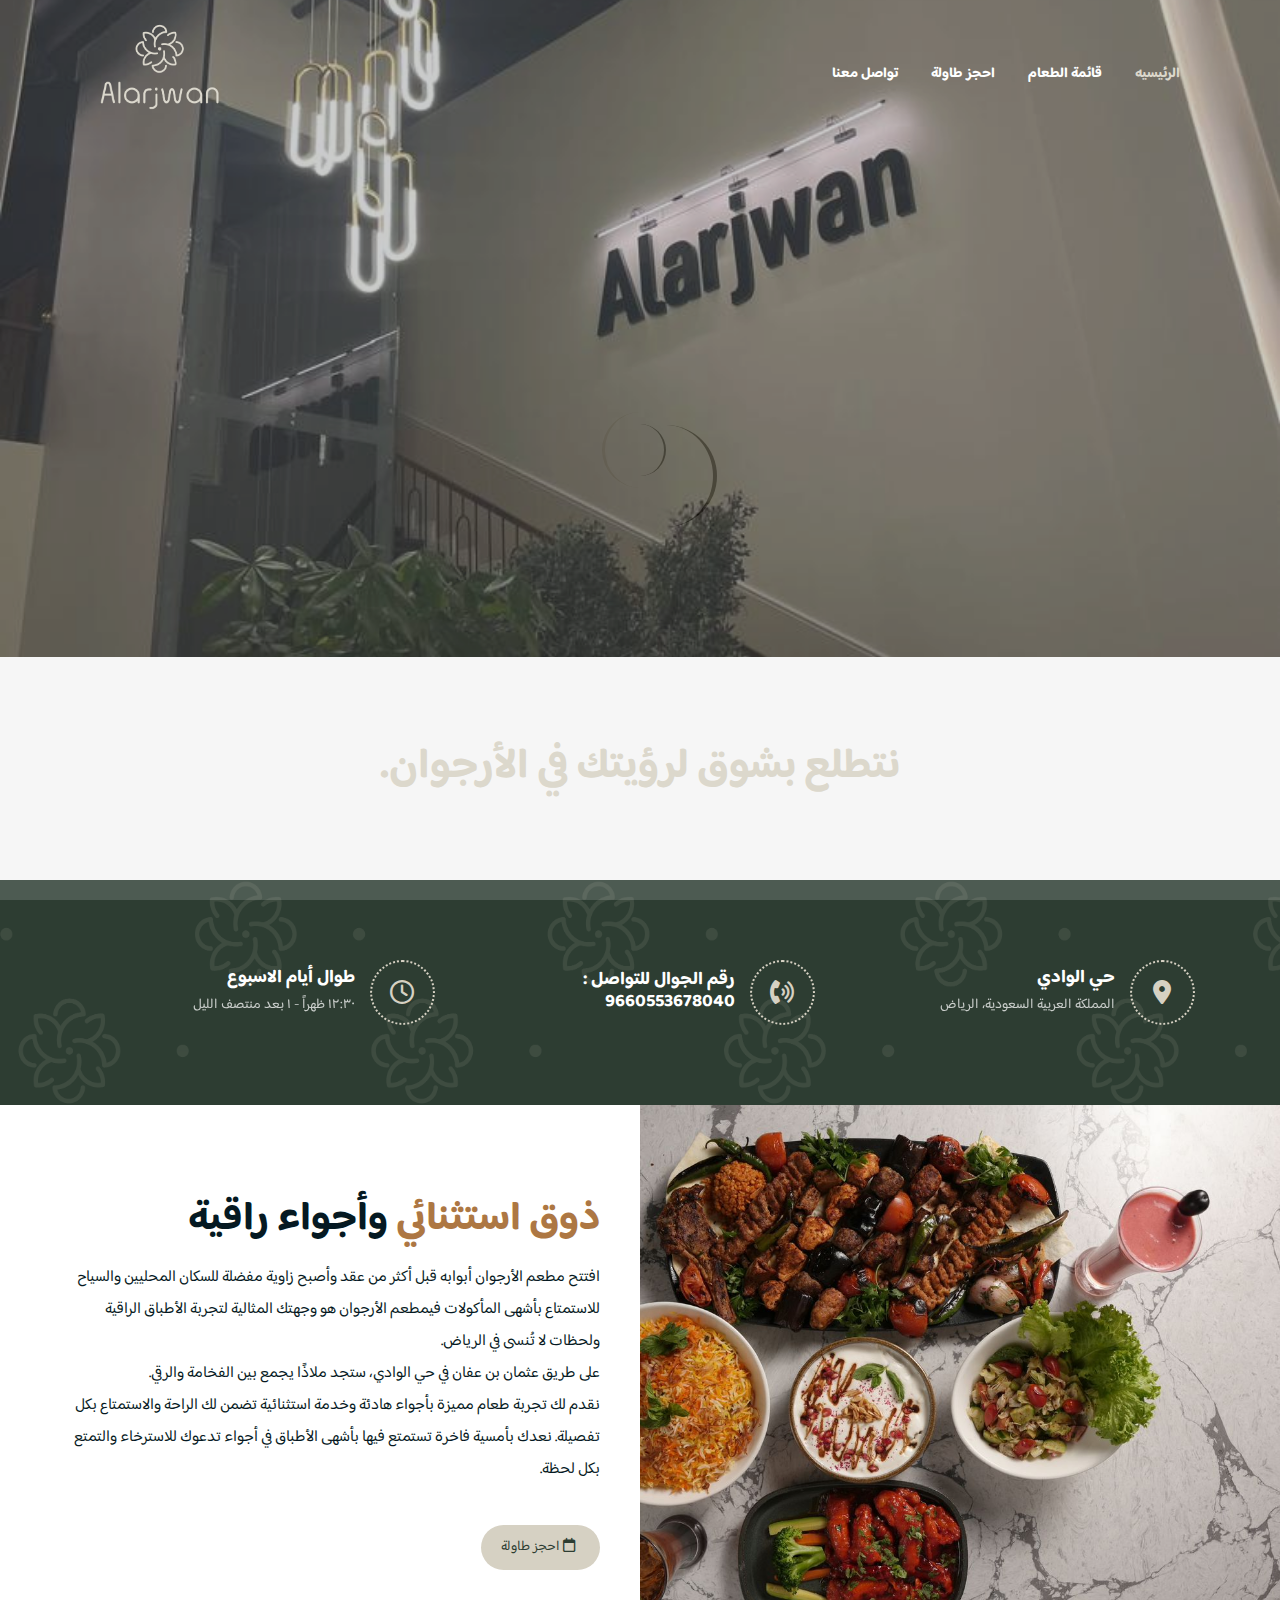
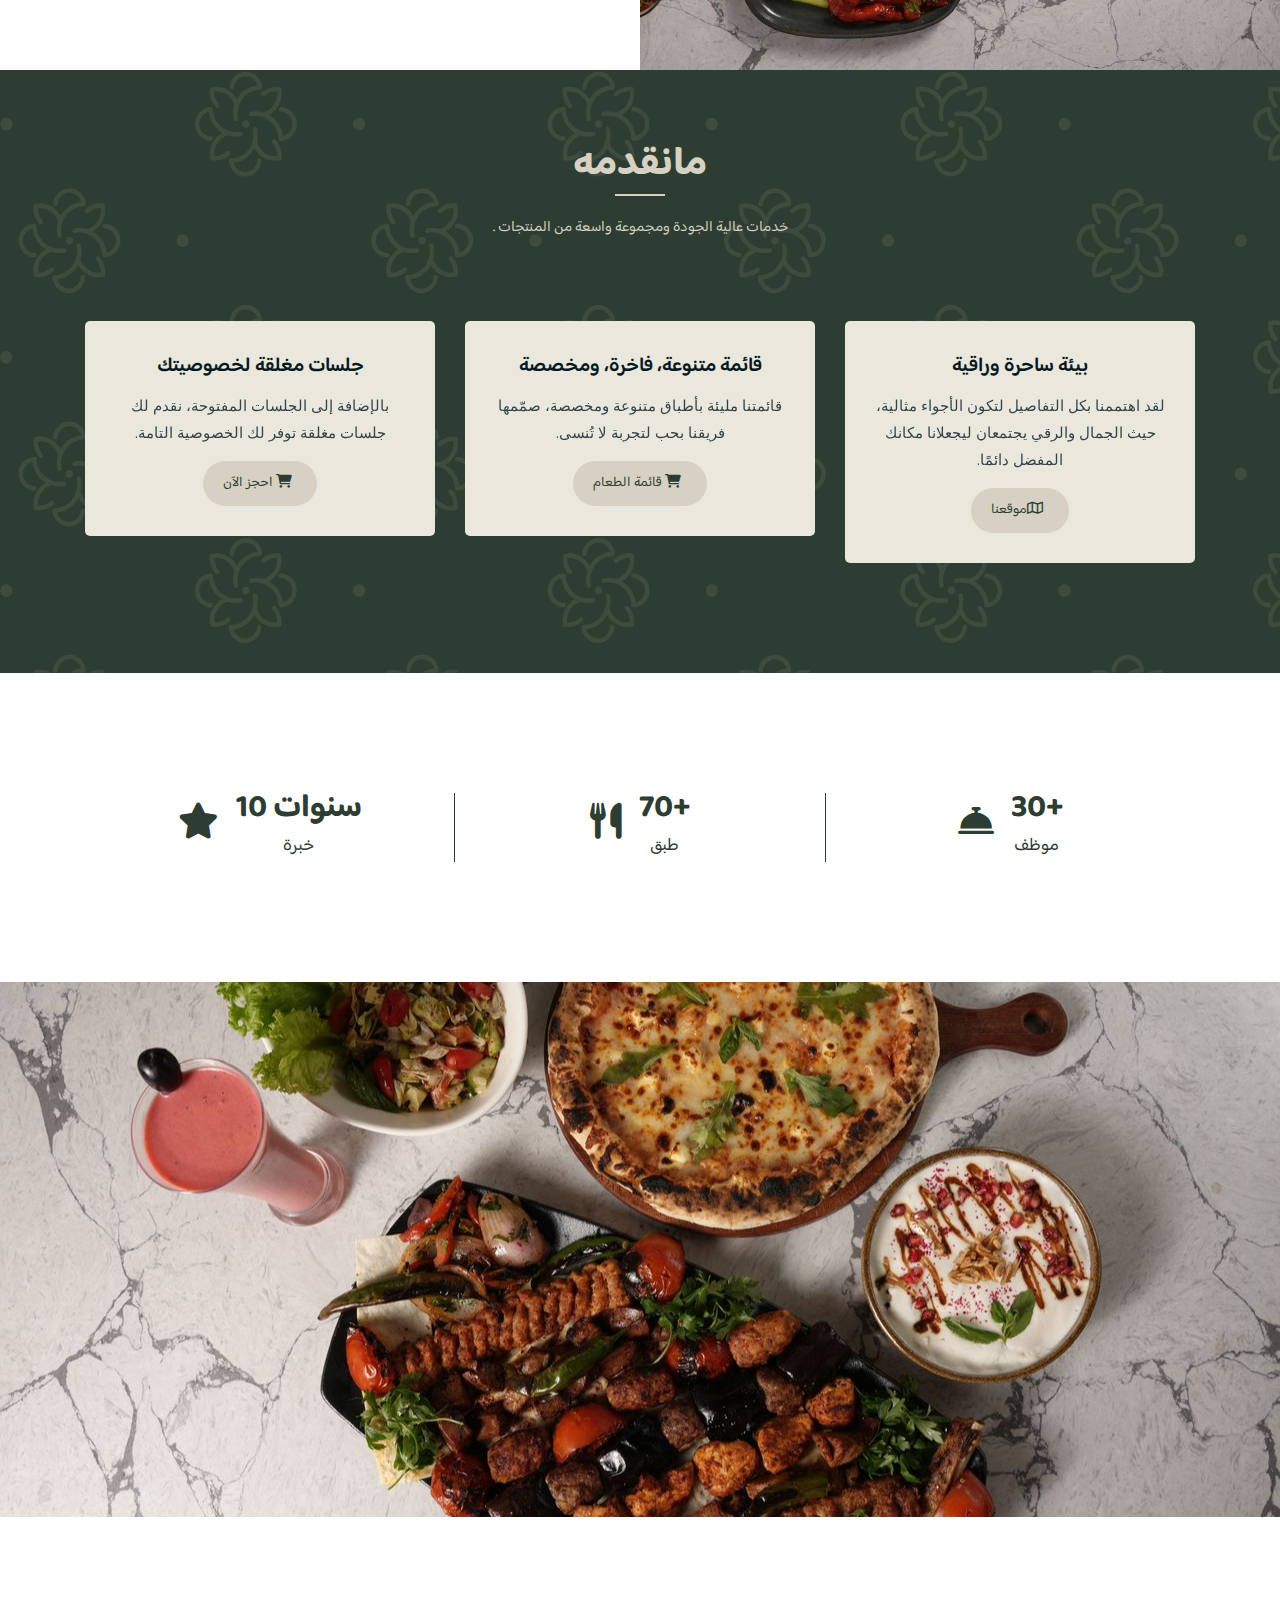
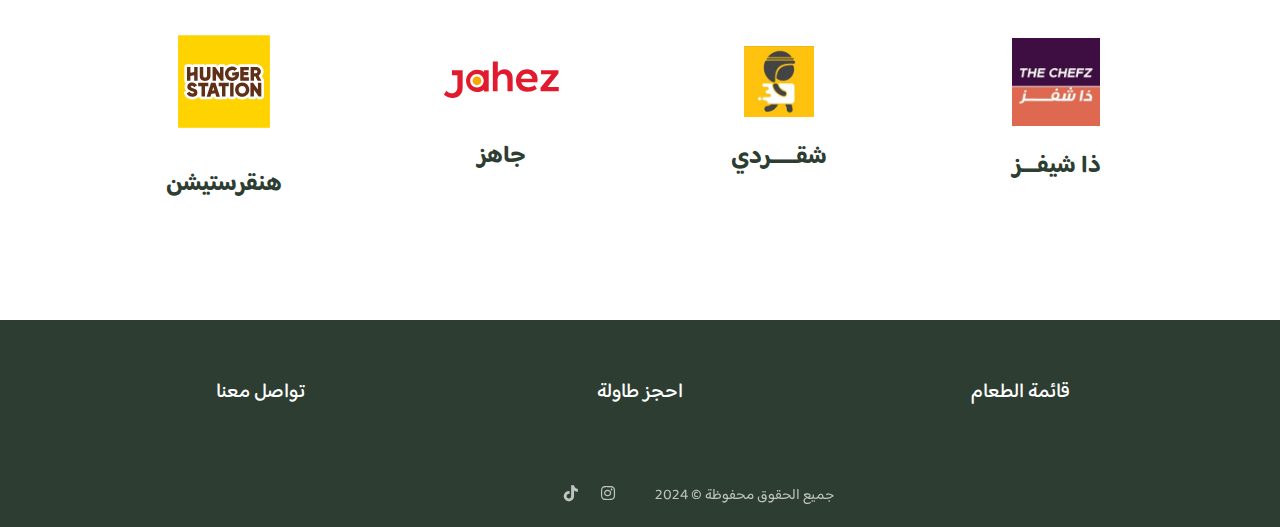
<file: index.html>
<!DOCTYPE html>
<html lang="en">
<head>
	<meta charset="UTF-8">
	<meta http-equiv="X-UA-Compatible" content="IE=edge">
	<meta name="viewport" content="width=device-width, initial-scale=1">
	<meta name="description" content="مطعم الارجوان">

	<!-- title -->
	<title>مطعم الارجوان</title>

	<!-- favicon -->
	<link rel="shortcut icon" type="image/png" href="assets/img/.png">
	<!-- google font -->
	<link href="https://fonts.googleapis.com/css?family=Open+Sans:300,400,700" rel="stylesheet">
	<link href="https://fonts.googleapis.com/css?family=Poppins:400,700&display=swap" rel="stylesheet">
	<!-- fontawesome -->
	<link rel="stylesheet" href="assets/css/all.min.css">
	<!-- bootstrap -->
	<link rel="stylesheet" href="assets/bootstrap/css/bootstrap.min.css">
	<!-- owl carousel -->
	<link rel="stylesheet" href="assets/css/owl.carousel.css">
	<!-- magnific popup -->
	<link rel="stylesheet" href="assets/css/magnific-popup.css">
	<!-- animate css -->
	<link rel="stylesheet" href="assets/css/animate.css">
	<!-- mean menu css -->
	<link rel="stylesheet" href="assets/css/meanmenu.min.css">
	<!-- main style -->
	<link rel="stylesheet" href="assets/css/main.css">
	<!-- responsive -->
	<link rel="stylesheet" href="assets/css/responsive.css">
	
	<link rel="preconnect" href="https://fonts.googleapis.com">
<link rel="preconnect" href="https://fonts.gstatic.com" crossorigin>
<link href="https://fonts.googleapis.com/css2?family=Baloo+Bhaijaan+2:wght@400..800&display=swap" rel="stylesheet">

        <link rel="stylesheet" href="https://cdnjs.cloudflare.com/ajax/libs/font-awesome/6.0.0-beta3/css/all.min.css">


</head>
<body>
	
	<!--PreLoader-->
    <div class="loader">
        <div class="loader-inner">
            <div class="circle"></div>
        </div>
    </div>
    <!--PreLoader Ends-->
	
	<!-- header -->
	<div class="top-header-area" id="sticker">
		<div class="container">
			<div class="row">
				<div class="col-lg-12 col-sm-12 text-center">
					<div class="main-menu-wrap">
						<!-- logo -->
						<div class="site-logo">
							<a href="index.html">
								<img src="assets/img/2arj.png" alt="">
							</a>
						</div>
						<!-- logo -->

						<!-- menu start -->
						<nav class="main-menu" style="    float: right;
    margin-top: -3px;    direction: rtl;">
							<ul>
								<li class="current-list-item"><a href="index.html">الرئيسيه</a>
	
								</li>	
								<li><a href="https://alarjwan.foodics.online/">قائمة الطعام</a>

								</li>
								<li><a href="#">احجز طاولة</a></li>

																<li><a href="contact.html">تواصل معنا</a></li>

								<li>

								</li>
							</ul>
						</nav>
						<div style="margin-top: 25px;" class="mobile-menu"></div>
						<!-- menu end -->
					</div>
				</div>
			</div>
		</div>
	</div>
	<!-- end header -->
	
	<!-- search area -->
	<div class="search-area">
		<div class="container">
			<div class="row">
				<div class="col-lg-12">
					<span class="close-btn"><i class="fas fa-window-close"></i></span>
					<div class="search-bar">
						<div class="search-bar-tablecell">
							<h3>Search For:</h3>
							<input type="text" placeholder="Keywords">
							<button type="submit">Search <i class="fas fa-search"></i></button>
						</div>
					</div>
				</div>
			</div>
		</div>
	</div>
	<!-- end search area -->

	<!-- hero area -->
	<div class="hero-area hero-bg">
		<div class="container">
			<div class="row">
				<div class="col-lg-9 offset-lg-2 text-center">
					<div class="hero-text">

					</div>
				</div>
			</div>
		</div>
	</div>
	<!-- end hero area -->

	<!-- features list section -->

	<div class="list-section pt-80 pb-80" style="direction: rtl;">
		<div class="container">

<h2 style="line-height: 4.5rem;color: #D6d1C3;" class="text-center">نتطلع بشوق لرؤيتك في الأرجوان.

</h2>

		</div>
	</div>



		<div class="product-section pt-80 pb-80" style="direction: rtl;">
		<div class="container">

			<div class="row">
				<div class="col-lg-4 col-md-6 mb-4 mb-lg-0">
					<div class="list-box d-flex align-items-center">
						<div class="list-icon">
							<a href="https://maps.app.goo.gl/FrFV1dmdya4gesYm8"><i class="fa-solid fa-location-dot"></i></a>
						</div>
						<div class="content">
							<h3>حي الوادي</h3>
							<p>المملكة العربية السعودية، الرياض</p>
						</div>
					</div>
				</div>
				<div class="col-lg-4 col-md-6 mb-4 mb-lg-0">
					<div class="list-box d-flex align-items-center">
						<div class="list-icon">
							<a href="https://wh.ms/9660553678040"><i class="fas fa-phone-volume"></i></a>
						</div>
						<div class="content">
							<h3>رقم الجوال للتواصل :<br> 9660553678040</h3>
							<p></p>
						</div>
					</div>
				</div>
				<div class="col-lg-4 col-md-6">
					<div class="list-box d-flex justify-content-start align-items-center">
						<div class="list-icon">
							<i class="fa-regular fa-clock"></i>
						</div>
						<div class="content">
							<h3>طوال أيام الاسبوع</h3>
							<p>١٢:٣٠ ظهراً - ١ بعد منتصف الليل</p>
						</div>
					</div>
				</div>
			</div>

		</div>
	</div>
	<!-- end features list section -->
	<section class="cart-banner">
        	<div class="row clearfix">
            	<!--Image Column-->
            	<div class="image-column col-lg-6">
                	<div class="image">

                    </div>
                </div>
                <!--Content Column-->
                <div class="content-column col-lg-6 pt-100 pb-100">
					<h3><span style="color: #ad7743;" class="orange-text">ذوق استثنائي</span> وأجواء راقية</h3>
                    <div class="text">

افتتح مطعم الأرجوان أبوابه قبل أكثر من عقد وأصبح زاوية مفضلة للسكان المحليين والسياح للاستمتاع بأشهى المأكولات فيمطعم الأرجوان هو وجهتك المثالية لتجربة الأطباق الراقية ولحظات لا تُنسى في الرياض.<br> على طريق عثمان بن عفان في حي الوادي، ستجد ملاذًا يجمع بين الفخامة والرقي. <br>نقدم لك تجربة طعام مميزة بأجواء هادئة وخدمة استثنائية تضمن لك الراحة والاستمتاع بكل تفصيلة. نعدك بأمسية فاخرة تستمتع فيها بأشهى الأطباق في أجواء تدعوك للاسترخاء والتمتع بكل لحظة.</div>
                    <!--Countdown Timer-->
  
                	<a href="cart.html" class="cart-btn mt-3"><i class="fa-regular fa-calendar"></i> احجز طاولة</a>
                </div>
            </div>
    </section>
	<!-- product section -->
	<div class="product-section pt-80 pb-80">
		<div class="container">
			<div class="row">
				<div class="col-lg-8 offset-lg-2 text-center" style="direction: rtl;">
					<div class="section-title">	
						<h3>مانقدمه</h3>
						<p>خدمات عالية الجودة ومجموعة واسعة من المنتجات .</p>
					</div> 
				</div>
			</div>

			<div class="row">
				<div class="col-lg-4 col-md-6 text-center" style="direction: rtl;">
					<div class="single-product-item">

						<h3 class="textOf">جلسات مغلقة لخصوصيتك</h3>
						<p class="product-price"><span>بالإضافة إلى الجلسات المفتوحة، نقدم لك جلسات مغلقة توفر لك الخصوصية التامة.
</span>  </p>
						<a href="cart.html" class="cart-btn"><i class="fas fa-shopping-cart"></i> احجز الآن</a>
					</div>
				</div>
				<div class="col-lg-4 col-md-6 text-center" style="direction: rtl;">
					<div class="single-product-item">

						<h3 class="textOf">قائمة متنوعة، فاخرة، ومخصصة</h3>
						<p class="product-price"><span>قائمتنا مليئة بأطباق متنوعة ومخصصة، صمّمها فريقنا بحب لتجربة لا تُنسى.</span> </p>
						<a href="https://alarjwan.foodics.online/" class="cart-btn"><i class="fas fa-shopping-cart"></i>  قائمة الطعام</a>
					</div>
				</div>
				<div class="col-lg-4 col-md-6 text-center" style="direction: rtl;">
					<div class="single-product-item">

						<h3 class="textOf">بيئة ساحرة وراقية</h3>
						<p class="product-price"><span>
لقد اهتممنا بكل التفاصيل لتكون الأجواء مثالية، حيث الجمال والرقي يجتمعان ليجعلانا مكانك المفضل دائمًا.					</span> </p>
						<a href="https://maps.app.goo.gl/FrFV1dmdya4gesYm8" class="cart-btn"><i class="fa-regular fa-map"></i>موقعنا</a>
					</div>
				</div>
			</div>
		</div>
	</div>
	<!-- end product section -->

	<!-- cart banner section -->

    <!-- end cart banner section -->

	<!-- testimonail-section -->
	<div class="container pt-80 pb-80">

    <div class="stats-section">
        <div class="stats-box">
            <i class="fas fa-star"></i>
            <div>
                <h3>10 سنوات</h3>
                <p>خبرة</p>
            </div>
        </div>
        <div class="stats-box">
            <i class="fas fa-utensils"></i>
            <div>
                <h3>70+</h3>
                <p>طبق</p>
            </div>
        </div>
        <div class="stats-box">
            <i class="fas fa-concierge-bell"></i>
            <div>
                <h3>30+</h3>
                <p>موظف</p>
            </div>
        </div>

    </div>
</div>
	<!-- end testimonail-section -->
	
	<!-- advertisement section -->

	<!-- end advertisement section -->
	
	<!-- shop banner -->
	<section class="shop-banner text-center" style="direction: rtl;">
           <div style="    mask: url(https://static.rfstat.com/renderforest/images/website_maker_images/components/component-images/text14-3.4.0.svg) -2px top / auto 100% repeat-x;    background-color: #2d3d3270;
    padding: 20px 0px 20px 0px; padding: 80px 0px;">
        	<h3>أطباق مميزة بأسعار  <span class="orange-text" style="">خاصة...</span></h3>
            <a style="margin-top: 40px; font-size: 20px; background-color: #D6d1c3; color: #2d3d32"  href="shop.html" class="cart-btn btn-lg">قائمة الطعام</a>
            
        </div>
    </section>
	<!-- end shop banner -->

	<!-- latest news -->

	<!-- end latest news -->

	
	
<div class="container pt-80 pb-80">
    <div class="app-section">
        <div class="app-box">
           <a href="https://hungerstation.com/sa-ar/restaurant/kabsa/mecca/at-taqwa/127565">
            <img class="hunger" width="%" src="assets/img/hunger.svg" alt="">
            <h3>هنقرستيشن</h3>
            </a>
        </div>
        <div class="app-box">
           <a href="https://jahez.link/tQybbQAqPLb">
            <img class="jah" width="%" src="assets/img/jahez.svg" alt="">
            <h3>جاهز</h3>
            </a>
        </div>
        <div class="app-box">
            <a href="https://get.shgardi.app/SnS1">
            <img class="shq" width="%" src="assets/img/shq.jpg" alt="">
            <h3>شقـــــردي</h3>
            </a>
        </div>
        <div class="app-box">
            <a href="https://thechefzco.app.link/Zw0FIDCqPLb">
            <img class="chef" width="%" src="assets/img/chefz.jpeg" alt="">
            <h3>ذا شيفـــز</h3>
            </a>
        </div>
    </div>
</div>

	<!-- logo carousel -->
	
	<!-- end logo carousel -->

	<!-- footer -->
	<div class="footer-area" style="">
		<div class="container">
			<div class="row">
				<div class="col-lg-4 col-md-6">
					<div class="footer-box about-widget">
                        <a href="contact.html"><h2 class="widget-title">تواصل معنا</h2></a>
		
					</div>
				</div>
	
				<div class="col-lg-4 col-md-6">
					<div class="footer-box pages">
						<h2 class="widget-title">احجز طاولة</h2>
						
					</div>
				</div>
				<div class="col-lg-4 col-md-6">
					<div class="footer-box subscribe">
						<a href="https://alarjwan.foodics.online/"></a><h2 class="widget-title">قائمة الطعام</h2>
						
					</div>
				</div>
			</div>
		</div>
	</div>
	<!-- end footer -->
	
	<!-- copyright -->
	<div class="copyright" style="direction: rtl;">
		<div class="container">
			<div class="row">
				<div class="col-lg-6 col-md-12">
					<p>جميع الحقوق محفوظة &copy; 2024 
					</p>
				</div>
				<div class="col-lg-6 text-right col-md-12">
					<div class="social-icons">
						<ul>
							<li><a href="https://www.instagram.com/alarjwan.r/" target="_blank"><i class="fab fa-instagram"></i></a></li>		
							<li><a href="https://www.tiktok.com/@alarjwan.r" target="_blank"><i class="fa-brands fa-tiktok"></i></a></li>
						</ul>
					</div>
				</div>
			</div>
		</div>
	</div>
	<!-- end copyright -->
	
	<!-- jquery -->
	<script src="assets/js/jquery-1.11.3.min.js"></script>
	<!-- bootstrap -->
	<script src="assets/bootstrap/js/bootstrap.min.js"></script>
	<!-- count down -->
	<script src="assets/js/jquery.countdown.js"></script>
	<!-- isotope -->
	<script src="assets/js/jquery.isotope-3.0.6.min.js"></script>
	<!-- waypoints -->
	<script src="assets/js/waypoints.js"></script>
	<!-- owl carousel -->
	<script src="assets/js/owl.carousel.min.js"></script>
	<!-- magnific popup -->
	<script src="assets/js/jquery.magnific-popup.min.js"></script>
	<!-- mean menu -->
	<script src="assets/js/jquery.meanmenu.min.js"></script>
	<!-- sticker js -->
	<script src="assets/js/sticker.js"></script>
	<!-- main js -->
	<script src="assets/js/main.js"></script>

</body>
</html>
</file>
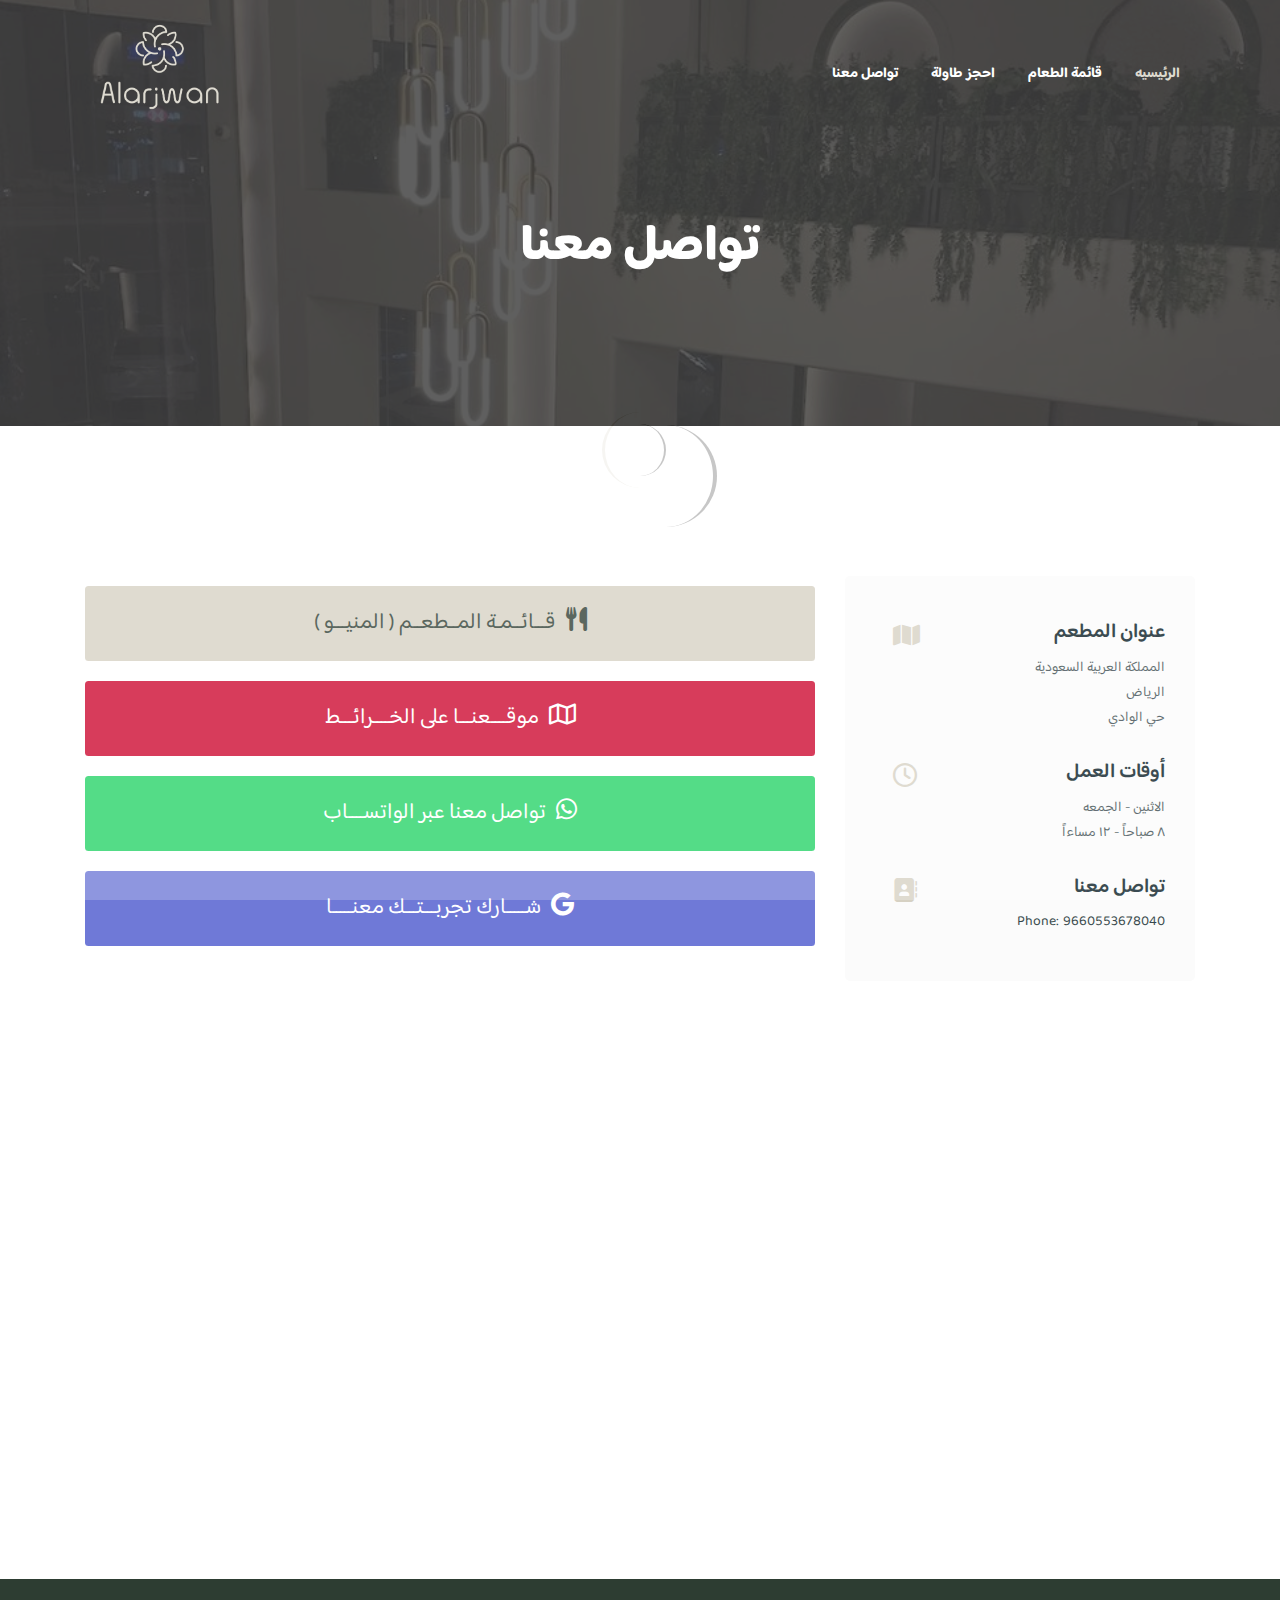
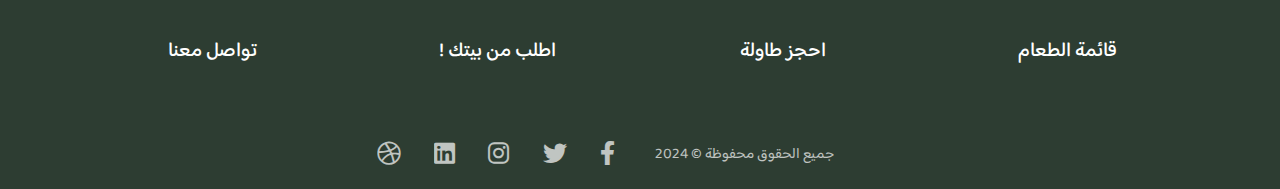
<file: contact.html>
<!DOCTYPE html>
<html lang="en">
<head>
	<meta charset="UTF-8">
	<meta http-equiv="X-UA-Compatible" content="IE=edge">
	<meta name="viewport" content="width=device-width, initial-scale=1">
	<meta name="description" content="Responsive Bootstrap4 Shop Template, Created by Imran Hossain from https://imransdesign.com/">

	<!-- title -->
	<title>Contact</title>

	<!-- favicon -->
	<link rel="shortcut icon" type="image/png" href="assets/img/favicon.png">
	<!-- google font -->
	<link href="https://fonts.googleapis.com/css?family=Open+Sans:300,400,700" rel="stylesheet">
	<link href="https://fonts.googleapis.com/css?family=Poppins:400,700&display=swap" rel="stylesheet">
	<!-- fontawesome -->
	<link rel="stylesheet" href="assets/css/all.min.css">
	<!-- bootstrap -->
	<link rel="stylesheet" href="assets/bootstrap/css/bootstrap.min.css">
	<!-- owl carousel -->
	<link rel="stylesheet" href="assets/css/owl.carousel.css">
	<!-- magnific popup -->
	<link rel="stylesheet" href="assets/css/magnific-popup.css">
	<!-- animate css -->
	<link rel="stylesheet" href="assets/css/animate.css">
	<!-- mean menu css -->
	<link rel="stylesheet" href="assets/css/meanmenu.min.css">
	<!-- main style -->
	<link rel="stylesheet" href="assets/css/main.css">
	<!-- responsive -->
	<link rel="stylesheet" href="assets/css/responsive.css">
	
		<link rel="preconnect" href="https://fonts.googleapis.com">
<link rel="preconnect" href="https://fonts.gstatic.com" crossorigin>
<link href="https://fonts.googleapis.com/css2?family=Baloo+Bhaijaan+2:wght@400..800&display=swap" rel="stylesheet">

        <link rel="stylesheet" href="https://cdnjs.cloudflare.com/ajax/libs/font-awesome/6.0.0-beta3/css/all.min.css">

</head>
<body>
	
	<!--PreLoader-->
    <div class="loader">
        <div class="loader-inner">
            <div class="circle"></div>
        </div>
    </div>
    <!--PreLoader Ends-->
	
	<!-- header -->
	<div class="top-header-area" id="sticker">
		<div class="container">
			<div class="row">
				<div class="col-lg-12 col-sm-12 text-center">
					<div class="main-menu-wrap">
						<!-- logo -->
						<div class="site-logo">
							<a href="index.html">
								<img src="assets/img/2arj.png" alt="">
							</a>
						</div>
						<!-- logo -->

						<!-- menu start -->
						<nav class="main-menu" style="    float: right;
    margin-top: -3px;    direction: rtl;">
							<ul>
								<li class="current-list-item"><a href="index.html">الرئيسيه</a>
	
								</li>	
								<li><a href="https://alarjwan.foodics.online/">قائمة الطعام</a>

								</li>
								<li><a href="#">احجز طاولة</a></li>

																<li><a href="contact.html">تواصل معنا</a></li>

								<li>

								</li>
							</ul>
						</nav>
						<div style="margin-top: 25px;" class="mobile-menu"></div>
						<!-- menu end -->
					</div>
				</div>
			</div>
		</div>
	</div>
	<!-- end header -->
	
	<!-- search area -->
	<div class="search-area">
		<div class="container">
			<div class="row">
				<div class="col-lg-12">
					<span class="close-btn"><i class="fas fa-window-close"></i></span>
					<div class="search-bar">
						<div class="search-bar-tablecell">
							<h3>Search For:</h3>
							<input type="text" placeholder="Keywords">
							<button type="submit">Search <i class="fas fa-search"></i></button>
						</div>
					</div>
				</div>
			</div>
		</div>
	</div>
	<!-- end header -->

	<!-- search area -->

	<!-- end search arewa -->
	
	<!-- breadcrumb-section -->
	<div class="breadcrumb-section breadcrumb-bg">
		<div class="container">
			<div class="row">
				<div class="col-lg-8 offset-lg-2 text-center">
					<div class="breadcrumb-text">
						<h1>تواصل معنا</h1>
					</div>
				</div>
			</div>
		</div>
	</div>
	<!-- end breadcrumb section -->

	<!-- contact form -->
	<div style="margin-bottom: 50px;" class="contact-from-section mt-150">
		<div class="container">
			<div class="row">
				<div class="col-lg-8 mb-5 mb-lg-0">
<style>
                    
                     button{
            width: 100%;
                         margin: 10px 0;
                         font-size: 24px;
      
    }
    .btn{
                padding: 20px;
      font-family: "Baloo Bhaijaan 2", sans-serif;
        font-size: 22px;

    }
    .btn1{
        background-color: #D6d1c3;
        color: #2d3d32;
    }
    .btn2{
        background-color: #cc062d;
        color: #FFF;
    }
        .btn3{
        background-color:#25d366;
            color: #FFF;
    }
        .btn4{
        background-color: #6f79d7;
                        color: #FFF;
    }
    i{
        padding-left: 10px;
        font-size: 24px;
    }
    </style>
				               <a href="https://alarjwan.foodics.online/"> <button type="button" class="btn1 btn">قـــائــمـة المــطعــم ( المنيـــو )<i class="fa-solid fa-utensils"></i></button></a>
                    <a href="https://maps.app.goo.gl/FrFV1dmdya4gesYm8"> <button type="button" class="btn2 btn">موقــــعنـــا على الخــــرائـــط<i class="fa-regular fa-map"></i></button></a>

                    <a href="https://wh.ms/9660553678040"><button type="button" class="btn3 btn">تواصل معنا عبر الواتســــاب<i class="fa-brands fa-whatsapp"></i></button></a>                
                    <a href="https://search.google.com/local/writereview?placeid=ChIJJ6bEwIj9Lj4RHQ6C50qUfdc"><button type="button" class="btn4 btn">شـــــارك تجربـــتـــك معنـــــا<i class="fa-brands fa-google"></i></button></a>
				</div>
				<div style="text-align: right;" class="col-lg-4">
					<div class="contact-form-wrap">
						<div class="contact-form-box">
							<h4><i class="fas fa-map"></i> عنوان المطعم</h4>
							<p>المملكة العربية السعودية <br> الرياض <br>  حي الوادي</p>
						</div>
						<div class="contact-form-box">
							<h4><i class="far fa-clock"></i> أوقات العمل</h4>
							<p> الاثنين - الجمعه <br> ٨ صباحاً - ١٢ مساءاً</p>
						</div>
						<div class="contact-form-box">
							<h4><i class="fas fa-address-book"></i> تواصل معنا</h4>
							<p>Phone: 9660553678040 </p>
						</div>
					</div>
				</div>
			</div>
		</div>
	</div>
	<!-- end contact form -->

	<!-- find our location -->

	<!-- end find our location -->

	<!-- google map section -->
	<div class="embed-responsive embed-responsive-21by9">
<iframe src="https://www.google.com/maps/embed?pb=!1m18!1m12!1m3!1d54271.08874134004!2d46.76160219730787!3d24.757596380113213!2m3!1f0!2f0!3f0!3m2!1i1024!2i768!4f13.1!3m3!1m2!1s0x3e2efd88c0c4a627%3A0xd77d944ae7820e1d!2z2KfZhNin2LHYrNmI2KfZhg!5e1!3m2!1sar!2ssa!4v1725287206422!5m2!1sar!2ssa" width="600" height="450" style="border:0;" allowfullscreen="" loading="lazy" referrerpolicy="no-referrer-when-downgrade"></iframe>
	</div>
	<!-- end google map section -->


	<!-- footer -->
	<div class="footer-area" style="">
		<div class="container">
			<div class="row">
				<div class="col-lg-3 col-md-6">
					<div class="footer-box about-widget">
						<h2 class="widget-title">تواصل معنا</h2>
		
					</div>
				</div>
				<div class="col-lg-3 col-md-6">
					<div class="footer-box get-in-touch">
						<h2 class="widget-title" style="direction: rtl;">اطلب من بيتك !</h2>
						
					</div>
				</div>
				<div class="col-lg-3 col-md-6">
					<div class="footer-box pages">
						<h2 class="widget-title">احجز طاولة</h2>
						
					</div>
				</div>
				<div class="col-lg-3 col-md-6">
					<div class="footer-box subscribe">
						<h2 class="widget-title">قائمة الطعام</h2>
						
					</div>
				</div>
			</div>
		</div>
	</div>
	<!-- end footer -->
	
	<!-- copyright -->
	<div class="copyright" style="direction: rtl;">
		<div class="container">
			<div class="row">
				<div class="col-lg-6 col-md-12">
					<p>جميع الحقوق محفوظة &copy; 2024 
					</p>
				</div>
				<div class="col-lg-6 text-right col-md-12">
					<div class="social-icons">
						<ul>
							<li><a href="#" target="_blank"><i class="fab fa-facebook-f"></i></a></li>
							<li><a href="#" target="_blank"><i class="fab fa-twitter"></i></a></li>
							<li><a href="#" target="_blank"><i class="fab fa-instagram"></i></a></li>
							<li><a href="#" target="_blank"><i class="fab fa-linkedin"></i></a></li>
							<li><a href="#" target="_blank"><i class="fab fa-dribbble"></i></a></li>
						</ul>
					</div>
				</div>
			</div>
		</div>
	</div>
	<!-- end copyright -->
	
	<!-- jquery -->
	<script src="assets/js/jquery-1.11.3.min.js"></script>
	<!-- bootstrap -->
	<script src="assets/bootstrap/js/bootstrap.min.js"></script>
	<!-- count down -->
	<script src="assets/js/jquery.countdown.js"></script>
	<!-- isotope -->
	<script src="assets/js/jquery.isotope-3.0.6.min.js"></script>
	<!-- waypoints -->
	<script src="assets/js/waypoints.js"></script>
	<!-- owl carousel -->
	<script src="assets/js/owl.carousel.min.js"></script>
	<!-- magnific popup -->
	<script src="assets/js/jquery.magnific-popup.min.js"></script>
	<!-- mean menu -->
	<script src="assets/js/jquery.meanmenu.min.js"></script>
	<!-- sticker js -->
	<script src="assets/js/sticker.js"></script>
	<!-- form validation js -->
	<script src="assets/js/form-validate.js"></script>
	<!-- main js -->
	<script src="assets/js/main.js"></script>
	
</body>
</html>
</file>
<file: assets/css/responsive.css>
/* Medium Layout: 1280px. */
@media only screen and (min-width: 992px) {
}

@media only screen and (min-width: 992px) and (max-width: 1200px) { 
	.hero-text h1 {
	    font-size: 45px;
	}

	a.video-play-btn {
		right: 51%;
	}
	.hero-area div.hero-form {
		bottom: -20%;
	}

	.cart-buttons a:first-child {
	    margin-right: 0;
	    margin-bottom: 15px;
	}
	.contact-form form p input[type=email] {
	    margin-left: 8px;
	}
	.contact-form-box h4 i {
	    left: -20%;
	}
	.comment-template form p input[type=email] {
	    margin-left: 8px;
	}
	ul.main-menu li a {
	    padding: 15px 13px;
	}
	span.close-btn {
	    right: 0;
	}
	ul.sub-menu li a {
	    padding: 7px 10px;
	}

}
/* Tablet Layout: 768px. */
@media only screen and (min-width: 768px) and (max-width: 991px) { 
	.hero-text h1 {
	    font-size: 40px;
	}
	.footer-box {
	    margin-bottom: 40px;
	}
	.copyright p {
	    text-align: center;
	}
	.copyright .social-icons {
	    text-align: center;
	}
	.feature-bg:after {
		display: none;
	}
	.single-team-item {
	    margin-bottom: 30px;
	}
	table.cart-table {
	    margin-bottom: 50px;
	}
	.order-details-wrap {
	    margin-top: 50px;
	}
	.contact-form form p input[type=text], 
	.contact-form form p input[type=tel], 
	.contact-form form p input[type=email] {
	    width: 100%;
	}

	.contact-form form p input[type=email] {
	    margin-left: 0;
	    margin-top: 15px;
	}
	.contact-form form p input[type=tel] {
		margin-bottom: 15px;
	}

	.hero-area div.hero-form {
		width: 325px;
		top: 30%;
	}

	.comment-template form p input[type=text], 
	.comment-template form p input[type=email] {
	    width: 100%;
	}

	.comment-template form p input[type=email] {
	    margin-top: 15px;
	    margin-left: 0;
	}
	.sidebar-section {
	    margin-left: 0;
	    margin-top: 50px;
	}
	.single-product-img {
	    margin-bottom: 30px;
	}
	.single-product-img img {
	    width: 100%;
	}
	.single-project-img img {
	    width: 100%;
	}
	.site-logo a img {
	    max-width: 150px;
	}
	.site-logo {
	    text-align: center;
	    position: absolute;
	    z-index: 999;
	}
	.mean-container .mean-bar {
		z-index: 2;
	}
	.responsive-menu-wrap {
	    display: block;
	}
	.header-icons {
	    text-align: center;
	}
	.top-header-area {
	    padding: 15px 0;
	}

	.responsive-menu-wrap {
	    position: absolute;
	    top: 0;
	}

	.featured-section {
	    padding: 0;
	}

	.responsive-menu-wrap {
	    left: 50%;
	    margin-top: 10px;
	    margin-left: -57.5px;
	}
	.hero-text-tablecell {
	    padding: 0px 70px;
	}
	.hero-form .hero-text h1 {
	    font-size: 30px;
	}

	.hero-form .hero-text p.subtitle {
	    font-size: 13px;
	}

	.hero-form .hero-btns a.bordered-btn {
	    margin-left: 0;
	    margin-top: 20px;
	}

	.sticky-wrapper.is-sticky .top-header-area {
	    position: absolute!important;
	    background-color: transparent;
	}
	.featured-box {
	    padding: 30px;
	}

	.featured-section {
	    padding: 100px 0;
	}
	nav.main-menu {
	    display: none;
	}
	table.order-details {
	    width: 100%;
	}
	.contact-form-box h4 i {
	    left: -7%;
	}
	.single-product-content h3 {
	    font-size: 20px;
	    font-weight: 500;
	    line-height: 1.6;
	}

	.single-product-content {
	    margin-left: 15px;
	}
	a.mobile-hide.search-bar-icon {
	    display: none!important;
	}
	.mobile-show {
		display: block!important;
	}
	a.mobile-show.search-bar-icon {
	    position: absolute;
	    right: 60px;
	    top: 22px;
	    z-index: 999;
	    color: #fff;
	}

}

/* Mobile Layout: 320px. */
@media only screen and (max-width: 767px) {

	.site-logo img {
	    max-width: 150px;
	}

	.responsive-menu-wrap {
	    top: -35px;
	}

	span.close-btn {
		right: 35px;
	}
	.header-icons {
	    text-align: center;
	}
	.hero-text h1 {
	    font-size: 28px;
	}

	.hero-text p.subtitle {
	    font-size: 13px;
	}
	.section-title p {
	    max-width: 400px;
	}

	.section-title h3 {
	    font-size: 25px;
	}

	p.testimonial-body {
	    font-size: 15px;
	}
	.responsive-menu {
	    left: auto;
	    right: 0;
	}

	.featured-section {
	    padding: 0;
	}

	a.video-play-btn {
	    right: auto;
	    left: 50%;
	    margin-left: -45px;
	}

	.shop-banner h3 {
		font-size: 34px;
	}

	.footer-box {
	    margin-bottom: 50px;
	}

	.copyright p {
	    text-align: center;
	}

	.social-icons {
	    text-align: center;
	}

	.footer-area {
		padding: 80px 0;
	}

	.hero-text {
	    text-align: center;
	}

	.responsive-menu-wrap {
	    position: relative;
	}

	.breadcrumb-text h1 {
	    font-size: 30px;
	}

	.feature-bg:after {
	    display: none;
	}
	
	.text-block {
	    margin-bottom: 50px;
	}

	.single-team-item {
	    margin-bottom: 50px;
	}

	.team-bg {
	    height: 450px;
	}

	.total-section {
	    margin-top: 30px;
	}

	.order-details-wrap {
	    margin-top: 50px;
	}

	.contact-form form p input[type=text], 
	.contact-form form p input[type=tel], 
	.contact-form form p input[type=email] {
	    width: 100%;
	}
	.contact-form form p input[type=tel] {
		margin-bottom: 15px;
	}

	.contact-form form p input[type=email] {
	    margin-left: 0;
	    margin-top: 15px;
	}

	.find-location p {
	    font-size: 20px;
	}

	.comment-template form p input[type=email] {
	    margin-left: 0;
	    margin-top: 15px;
	}

	.comment-template form p input[type=text], 
	.comment-template form p input[type=email] {
	    width: 100%;
	}

	.sidebar-section {
	    margin-left: 0;
	    margin-top: 50px;
	}

	.single-product-content {
	    margin-left: 0;
	    margin-top: 15px;
	}

	.single-product-content h3 {
	    font-size: 20px;
	    line-height: 1.5;
	}

	.product-image {
	    padding: 60px;
	    padding-bottom: 0;
	}

	.header-icons {
	    text-align: right;
	    margin-top: 15px;
	}

	.feature-bg {
	    margin: 100px 0;
	}

	.margin-top-150p {
	    margin-top: 650px;
	}

	.display-hidden {
	    display: none;
	}

	.hero-area div.hero-form {
		right: 0;
	}

	.hero-btns a.boxed-btn {
	    display: block;
	    margin: 0 auto;
	}

	.hero-btns {
	    text-align: center;
	}

	.hero-btns a.bordered-btn {
	    margin-left: 0;
	    margin-top: 15px;
	    display: block;
	}
	.hero-area div.hero-form {
		width: auto;
	}
	.section-title p {
		max-width: 285px;
	}

	p.testimonial-body {
		max-width: 285px;
	}
	.hero-area div.hero-form {
		top: 0;
	}
	.single-media-wrap h4 {
	    font-size: 15px;
	}

	.sticky-wrapper.is-sticky .top-header-area {
	    position: absolute!important;
	    background-color: transparent;
	    padding: 25px 0;
	}
	.featured-box {
	    padding: 0 45px;
	    margin-bottom: 10px;
	}

	.featured-section {
	    padding: 100px 0;
	}
	.search-bar-tablecell input {
	    font-size: 20px;
	}
	.header-icons {
		margin-top: 0;
	}
	.site-logo {
    position: absolute;
	    z-index: 99;
	}

	.mean-container .mean-bar {
	    z-index: 2;
	}
	.section-title {
	    margin-bottom: 50px;
	}
	.service-text h3 {
	    font-size: 18px;
	}
	.featured-box h2 {
	    font-size: 23px;
	}

	.featured-box h3 {
	    font-size: 18px;
	}

	.cta-text h3 {
	    line-height: 1.6;
	}

	.news-text-box h3 {
	    font-size: 20px;
	    line-height: 1.5;
	}

	.copyright p {
	    padding-bottom: 0;
	}
	.single-service-box {
	    padding: 30px;
	}

	.service-icon-table {
	    height: 80px;
	}

	.service-icon-tablecell i {
	    font-size: 30px;
	}

	.main-menu {
	    display: none;
	}
	.error-text h1 {
	    font-size: 25px;
	}
	h2.widget-title {
	    font-size: 20px;
	}
	.cart-table-wrap {
	    width: 100%;
	    overflow-x: scroll;
	}
	table.cart-table {
		width: 690px;
	}
	.cart-buttons a:first-child {
	    margin-bottom: 15px;
	}
	.form-title h2 {
	    font-size: 20px;
	}

	.contact-form-box h4 i {
	    left: -20%;
	}
	.featured-text p {
	    line-height: 1.8;
	}
	.single-artcile-bg {
	    height: 300px;
	}

	.single-article-text h2 {
	    font-size: 20px;
	}

	.comments-list-wrap h3, .comment-template h4 {
	    font-size: 20px;
	}

	.comment-user-avater img {
	    max-width: 45px;
	}

	.comment-text-body {
	    padding-left: 60px;
	}

	.comment-text-body h4 a {
	    display: block;
	    border: none;
	    margin-left: 0;
	    margin-top: 10px;
	}

	.comment-text-body h4 {
	    font-size: 18px;
	}

	.comment-text-body p {
	    line-height: 1.8;
	}

	.single-comment-body.child {
	    margin-left: 0;
	}
	.single-product-content h3 {
	    font-size: 20px;
	    line-height: 1.5;
	}
	a.mobile-hide.search-bar-icon {
	    display: none!important;
	}
	.mobile-show {
		display: block!important;
	}
	a.mobile-show.search-bar-icon {
	    position: absolute;
	    right: 60px;
	    top: 22px;
	    z-index: 999;
	    color: #fff;
	}
}
/* Wide Mobile Layout: 480px. */
@media only screen and (min-width: 480px) and (max-width: 767px) { 
	.hero-area div.hero-form {
	    margin: 0 auto;
	    right: auto;
	    width: 380px;
	    left: 50%;
	    margin-left: -190px;
	}

	.hero-btns {
	    text-align: center;
	}

	.hero-btns a.bordered-btn {
	    margin-left: 0;
	    margin-top: 15px;
	    display: block;
	}
}
</file>
<file: assets/css/all.min.css>
.fa,.fab,.fal,.far,.fas{-moz-osx-font-smoothing:grayscale;-webkit-font-smoothing:antialiased;display:inline-block;font-style:normal;font-variant:normal;text-rendering:auto;line-height:1}.fa-lg{font-size:1.33333em;line-height:.75em;vertical-align:-.0667em}.fa-xs{font-size:.75em}.fa-sm{font-size:.875em}.fa-1x{font-size:1em}.fa-2x{font-size:2em}.fa-3x{font-size:3em}.fa-4x{font-size:4em}.fa-5x{font-size:5em}.fa-6x{font-size:6em}.fa-7x{font-size:7em}.fa-8x{font-size:8em}.fa-9x{font-size:9em}.fa-10x{font-size:10em}.fa-fw{text-align:center;width:1.25em}.fa-ul{list-style-type:none;margin-left:2.5em;padding-left:0}.fa-ul>li{position:relative}.fa-li{left:-2em;position:absolute;text-align:center;width:2em;line-height:inherit}.fa-border{border:.08em solid #eee;border-radius:.1em;padding:.2em .25em .15em}.fa-pull-left{float:left}.fa-pull-right{float:right}.fa.fa-pull-left,.fab.fa-pull-left,.fal.fa-pull-left,.far.fa-pull-left,.fas.fa-pull-left{margin-right:.3em}.fa.fa-pull-right,.fab.fa-pull-right,.fal.fa-pull-right,.far.fa-pull-right,.fas.fa-pull-right{margin-left:.3em}.fa-spin{animation:fa-spin 2s infinite linear}.fa-pulse{animation:fa-spin 1s infinite steps(8)}@keyframes fa-spin{0%{transform:rotate(0deg)}to{transform:rotate(1turn)}}.fa-rotate-90{-ms-filter:"progid:DXImageTransform.Microsoft.BasicImage(rotation=1)";transform:rotate(90deg)}.fa-rotate-180{-ms-filter:"progid:DXImageTransform.Microsoft.BasicImage(rotation=2)";transform:rotate(180deg)}.fa-rotate-270{-ms-filter:"progid:DXImageTransform.Microsoft.BasicImage(rotation=3)";transform:rotate(270deg)}.fa-flip-horizontal{-ms-filter:"progid:DXImageTransform.Microsoft.BasicImage(rotation=0, mirror=1)";transform:scaleX(-1)}.fa-flip-vertical{transform:scaleY(-1)}.fa-flip-horizontal.fa-flip-vertical,.fa-flip-vertical{-ms-filter:"progid:DXImageTransform.Microsoft.BasicImage(rotation=2, mirror=1)"}.fa-flip-horizontal.fa-flip-vertical{transform:scale(-1)}:root .fa-flip-horizontal,:root .fa-flip-vertical,:root .fa-rotate-90,:root .fa-rotate-180,:root .fa-rotate-270{filter:none}.fa-stack{display:inline-block;height:2em;line-height:2em;position:relative;vertical-align:middle;width:2.5em}.fa-stack-1x,.fa-stack-2x{left:0;position:absolute;text-align:center;width:100%}.fa-stack-1x{line-height:inherit}.fa-stack-2x{font-size:2em}.fa-inverse{color:#fff}.fa-500px:before{content:"\f26e"}.fa-accessible-icon:before{content:"\f368"}.fa-accusoft:before{content:"\f369"}.fa-acquisitions-incorporated:before{content:"\f6af"}.fa-ad:before{content:"\f641"}.fa-address-book:before{content:"\f2b9"}.fa-address-card:before{content:"\f2bb"}.fa-adjust:before{content:"\f042"}.fa-adn:before{content:"\f170"}.fa-adobe:before{content:"\f778"}.fa-adversal:before{content:"\f36a"}.fa-affiliatetheme:before{content:"\f36b"}.fa-air-freshener:before{content:"\f5d0"}.fa-algolia:before{content:"\f36c"}.fa-align-center:before{content:"\f037"}.fa-align-justify:before{content:"\f039"}.fa-align-left:before{content:"\f036"}.fa-align-right:before{content:"\f038"}.fa-alipay:before{content:"\f642"}.fa-allergies:before{content:"\f461"}.fa-amazon:before{content:"\f270"}.fa-amazon-pay:before{content:"\f42c"}.fa-ambulance:before{content:"\f0f9"}.fa-american-sign-language-interpreting:before{content:"\f2a3"}.fa-amilia:before{content:"\f36d"}.fa-anchor:before{content:"\f13d"}.fa-android:before{content:"\f17b"}.fa-angellist:before{content:"\f209"}.fa-angle-double-down:before{content:"\f103"}.fa-angle-double-left:before{content:"\f100"}.fa-angle-double-right:before{content:"\f101"}.fa-angle-double-up:before{content:"\f102"}.fa-angle-down:before{content:"\f107"}.fa-angle-left:before{content:"\f104"}.fa-angle-right:before{content:"\f105"}.fa-angle-up:before{content:"\f106"}.fa-angry:before{content:"\f556"}.fa-angrycreative:before{content:"\f36e"}.fa-angular:before{content:"\f420"}.fa-ankh:before{content:"\f644"}.fa-app-store:before{content:"\f36f"}.fa-app-store-ios:before{content:"\f370"}.fa-apper:before{content:"\f371"}.fa-apple:before{content:"\f179"}.fa-apple-alt:before{content:"\f5d1"}.fa-apple-pay:before{content:"\f415"}.fa-archive:before{content:"\f187"}.fa-archway:before{content:"\f557"}.fa-arrow-alt-circle-down:before{content:"\f358"}.fa-arrow-alt-circle-left:before{content:"\f359"}.fa-arrow-alt-circle-right:before{content:"\f35a"}.fa-arrow-alt-circle-up:before{content:"\f35b"}.fa-arrow-circle-down:before{content:"\f0ab"}.fa-arrow-circle-left:before{content:"\f0a8"}.fa-arrow-circle-right:before{content:"\f0a9"}.fa-arrow-circle-up:before{content:"\f0aa"}.fa-arrow-down:before{content:"\f063"}.fa-arrow-left:before{content:"\f060"}.fa-arrow-right:before{content:"\f061"}.fa-arrow-up:before{content:"\f062"}.fa-arrows-alt:before{content:"\f0b2"}.fa-arrows-alt-h:before{content:"\f337"}.fa-arrows-alt-v:before{content:"\f338"}.fa-artstation:before{content:"\f77a"}.fa-assistive-listening-systems:before{content:"\f2a2"}.fa-asterisk:before{content:"\f069"}.fa-asymmetrik:before{content:"\f372"}.fa-at:before{content:"\f1fa"}.fa-atlas:before{content:"\f558"}.fa-atlassian:before{content:"\f77b"}.fa-atom:before{content:"\f5d2"}.fa-audible:before{content:"\f373"}.fa-audio-description:before{content:"\f29e"}.fa-autoprefixer:before{content:"\f41c"}.fa-avianex:before{content:"\f374"}.fa-aviato:before{content:"\f421"}.fa-award:before{content:"\f559"}.fa-aws:before{content:"\f375"}.fa-baby:before{content:"\f77c"}.fa-baby-carriage:before{content:"\f77d"}.fa-backspace:before{content:"\f55a"}.fa-backward:before{content:"\f04a"}.fa-balance-scale:before{content:"\f24e"}.fa-ban:before{content:"\f05e"}.fa-band-aid:before{content:"\f462"}.fa-bandcamp:before{content:"\f2d5"}.fa-barcode:before{content:"\f02a"}.fa-bars:before{content:"\f0c9"}.fa-baseball-ball:before{content:"\f433"}.fa-basketball-ball:before{content:"\f434"}.fa-bath:before{content:"\f2cd"}.fa-battery-empty:before{content:"\f244"}.fa-battery-full:before{content:"\f240"}.fa-battery-half:before{content:"\f242"}.fa-battery-quarter:before{content:"\f243"}.fa-battery-three-quarters:before{content:"\f241"}.fa-bed:before{content:"\f236"}.fa-beer:before{content:"\f0fc"}.fa-behance:before{content:"\f1b4"}.fa-behance-square:before{content:"\f1b5"}.fa-bell:before{content:"\f0f3"}.fa-bell-slash:before{content:"\f1f6"}.fa-bezier-curve:before{content:"\f55b"}.fa-bible:before{content:"\f647"}.fa-bicycle:before{content:"\f206"}.fa-bimobject:before{content:"\f378"}.fa-binoculars:before{content:"\f1e5"}.fa-biohazard:before{content:"\f780"}.fa-birthday-cake:before{content:"\f1fd"}.fa-bitbucket:before{content:"\f171"}.fa-bitcoin:before{content:"\f379"}.fa-bity:before{content:"\f37a"}.fa-black-tie:before{content:"\f27e"}.fa-blackberry:before{content:"\f37b"}.fa-blender:before{content:"\f517"}.fa-blender-phone:before{content:"\f6b6"}.fa-blind:before{content:"\f29d"}.fa-blog:before{content:"\f781"}.fa-blogger:before{content:"\f37c"}.fa-blogger-b:before{content:"\f37d"}.fa-bluetooth:before{content:"\f293"}.fa-bluetooth-b:before{content:"\f294"}.fa-bold:before{content:"\f032"}.fa-bolt:before{content:"\f0e7"}.fa-bomb:before{content:"\f1e2"}.fa-bone:before{content:"\f5d7"}.fa-bong:before{content:"\f55c"}.fa-book:before{content:"\f02d"}.fa-book-dead:before{content:"\f6b7"}.fa-book-open:before{content:"\f518"}.fa-book-reader:before{content:"\f5da"}.fa-bookmark:before{content:"\f02e"}.fa-bowling-ball:before{content:"\f436"}.fa-box:before{content:"\f466"}.fa-box-open:before{content:"\f49e"}.fa-boxes:before{content:"\f468"}.fa-braille:before{content:"\f2a1"}.fa-brain:before{content:"\f5dc"}.fa-briefcase:before{content:"\f0b1"}.fa-briefcase-medical:before{content:"\f469"}.fa-broadcast-tower:before{content:"\f519"}.fa-broom:before{content:"\f51a"}.fa-brush:before{content:"\f55d"}.fa-btc:before{content:"\f15a"}.fa-bug:before{content:"\f188"}.fa-building:before{content:"\f1ad"}.fa-bullhorn:before{content:"\f0a1"}.fa-bullseye:before{content:"\f140"}.fa-burn:before{content:"\f46a"}.fa-buromobelexperte:before{content:"\f37f"}.fa-bus:before{content:"\f207"}.fa-bus-alt:before{content:"\f55e"}.fa-business-time:before{content:"\f64a"}.fa-buysellads:before{content:"\f20d"}.fa-calculator:before{content:"\f1ec"}.fa-calendar:before{content:"\f133"}.fa-calendar-alt:before{content:"\f073"}.fa-calendar-check:before{content:"\f274"}.fa-calendar-day:before{content:"\f783"}.fa-calendar-minus:before{content:"\f272"}.fa-calendar-plus:before{content:"\f271"}.fa-calendar-times:before{content:"\f273"}.fa-calendar-week:before{content:"\f784"}.fa-camera:before{content:"\f030"}.fa-camera-retro:before{content:"\f083"}.fa-campground:before{content:"\f6bb"}.fa-canadian-maple-leaf:before{content:"\f785"}.fa-candy-cane:before{content:"\f786"}.fa-cannabis:before{content:"\f55f"}.fa-capsules:before{content:"\f46b"}.fa-car:before{content:"\f1b9"}.fa-car-alt:before{content:"\f5de"}.fa-car-battery:before{content:"\f5df"}.fa-car-crash:before{content:"\f5e1"}.fa-car-side:before{content:"\f5e4"}.fa-caret-down:before{content:"\f0d7"}.fa-caret-left:before{content:"\f0d9"}.fa-caret-right:before{content:"\f0da"}.fa-caret-square-down:before{content:"\f150"}.fa-caret-square-left:before{content:"\f191"}.fa-caret-square-right:before{content:"\f152"}.fa-caret-square-up:before{content:"\f151"}.fa-caret-up:before{content:"\f0d8"}.fa-carrot:before{content:"\f787"}.fa-cart-arrow-down:before{content:"\f218"}.fa-cart-plus:before{content:"\f217"}.fa-cash-register:before{content:"\f788"}.fa-cat:before{content:"\f6be"}.fa-cc-amazon-pay:before{content:"\f42d"}.fa-cc-amex:before{content:"\f1f3"}.fa-cc-apple-pay:before{content:"\f416"}.fa-cc-diners-club:before{content:"\f24c"}.fa-cc-discover:before{content:"\f1f2"}.fa-cc-jcb:before{content:"\f24b"}.fa-cc-mastercard:before{content:"\f1f1"}.fa-cc-paypal:before{content:"\f1f4"}.fa-cc-stripe:before{content:"\f1f5"}.fa-cc-visa:before{content:"\f1f0"}.fa-centercode:before{content:"\f380"}.fa-centos:before{content:"\f789"}.fa-certificate:before{content:"\f0a3"}.fa-chair:before{content:"\f6c0"}.fa-chalkboard:before{content:"\f51b"}.fa-chalkboard-teacher:before{content:"\f51c"}.fa-charging-station:before{content:"\f5e7"}.fa-chart-area:before{content:"\f1fe"}.fa-chart-bar:before{content:"\f080"}.fa-chart-line:before{content:"\f201"}.fa-chart-pie:before{content:"\f200"}.fa-check:before{content:"\f00c"}.fa-check-circle:before{content:"\f058"}.fa-check-double:before{content:"\f560"}.fa-check-square:before{content:"\f14a"}.fa-chess:before{content:"\f439"}.fa-chess-bishop:before{content:"\f43a"}.fa-chess-board:before{content:"\f43c"}.fa-chess-king:before{content:"\f43f"}.fa-chess-knight:before{content:"\f441"}.fa-chess-pawn:before{content:"\f443"}.fa-chess-queen:before{content:"\f445"}.fa-chess-rook:before{content:"\f447"}.fa-chevron-circle-down:before{content:"\f13a"}.fa-chevron-circle-left:before{content:"\f137"}.fa-chevron-circle-right:before{content:"\f138"}.fa-chevron-circle-up:before{content:"\f139"}.fa-chevron-down:before{content:"\f078"}.fa-chevron-left:before{content:"\f053"}.fa-chevron-right:before{content:"\f054"}.fa-chevron-up:before{content:"\f077"}.fa-child:before{content:"\f1ae"}.fa-chrome:before{content:"\f268"}.fa-church:before{content:"\f51d"}.fa-circle:before{content:"\f111"}.fa-circle-notch:before{content:"\f1ce"}.fa-city:before{content:"\f64f"}.fa-clipboard:before{content:"\f328"}.fa-clipboard-check:before{content:"\f46c"}.fa-clipboard-list:before{content:"\f46d"}.fa-clock:before{content:"\f017"}.fa-clone:before{content:"\f24d"}.fa-closed-captioning:before{content:"\f20a"}.fa-cloud:before{content:"\f0c2"}.fa-cloud-download-alt:before{content:"\f381"}.fa-cloud-meatball:before{content:"\f73b"}.fa-cloud-moon:before{content:"\f6c3"}.fa-cloud-moon-rain:before{content:"\f73c"}.fa-cloud-rain:before{content:"\f73d"}.fa-cloud-showers-heavy:before{content:"\f740"}.fa-cloud-sun:before{content:"\f6c4"}.fa-cloud-sun-rain:before{content:"\f743"}.fa-cloud-upload-alt:before{content:"\f382"}.fa-cloudscale:before{content:"\f383"}.fa-cloudsmith:before{content:"\f384"}.fa-cloudversify:before{content:"\f385"}.fa-cocktail:before{content:"\f561"}.fa-code:before{content:"\f121"}.fa-code-branch:before{content:"\f126"}.fa-codepen:before{content:"\f1cb"}.fa-codiepie:before{content:"\f284"}.fa-coffee:before{content:"\f0f4"}.fa-cog:before{content:"\f013"}.fa-cogs:before{content:"\f085"}.fa-coins:before{content:"\f51e"}.fa-columns:before{content:"\f0db"}.fa-comment:before{content:"\f075"}.fa-comment-alt:before{content:"\f27a"}.fa-comment-dollar:before{content:"\f651"}.fa-comment-dots:before{content:"\f4ad"}.fa-comment-slash:before{content:"\f4b3"}.fa-comments:before{content:"\f086"}.fa-comments-dollar:before{content:"\f653"}.fa-compact-disc:before{content:"\f51f"}.fa-compass:before{content:"\f14e"}.fa-compress:before{content:"\f066"}.fa-compress-arrows-alt:before{content:"\f78c"}.fa-concierge-bell:before{content:"\f562"}.fa-confluence:before{content:"\f78d"}.fa-connectdevelop:before{content:"\f20e"}.fa-contao:before{content:"\f26d"}.fa-cookie:before{content:"\f563"}.fa-cookie-bite:before{content:"\f564"}.fa-copy:before{content:"\f0c5"}.fa-copyright:before{content:"\f1f9"}.fa-couch:before{content:"\f4b8"}.fa-cpanel:before{content:"\f388"}.fa-creative-commons:before{content:"\f25e"}.fa-creative-commons-by:before{content:"\f4e7"}.fa-creative-commons-nc:before{content:"\f4e8"}.fa-creative-commons-nc-eu:before{content:"\f4e9"}.fa-creative-commons-nc-jp:before{content:"\f4ea"}.fa-creative-commons-nd:before{content:"\f4eb"}.fa-creative-commons-pd:before{content:"\f4ec"}.fa-creative-commons-pd-alt:before{content:"\f4ed"}.fa-creative-commons-remix:before{content:"\f4ee"}.fa-creative-commons-sa:before{content:"\f4ef"}.fa-creative-commons-sampling:before{content:"\f4f0"}.fa-creative-commons-sampling-plus:before{content:"\f4f1"}.fa-creative-commons-share:before{content:"\f4f2"}.fa-creative-commons-zero:before{content:"\f4f3"}.fa-credit-card:before{content:"\f09d"}.fa-critical-role:before{content:"\f6c9"}.fa-crop:before{content:"\f125"}.fa-crop-alt:before{content:"\f565"}.fa-cross:before{content:"\f654"}.fa-crosshairs:before{content:"\f05b"}.fa-crow:before{content:"\f520"}.fa-crown:before{content:"\f521"}.fa-css3:before{content:"\f13c"}.fa-css3-alt:before{content:"\f38b"}.fa-cube:before{content:"\f1b2"}.fa-cubes:before{content:"\f1b3"}.fa-cut:before{content:"\f0c4"}.fa-cuttlefish:before{content:"\f38c"}.fa-d-and-d:before{content:"\f38d"}.fa-d-and-d-beyond:before{content:"\f6ca"}.fa-dashcube:before{content:"\f210"}.fa-database:before{content:"\f1c0"}.fa-deaf:before{content:"\f2a4"}.fa-delicious:before{content:"\f1a5"}.fa-democrat:before{content:"\f747"}.fa-deploydog:before{content:"\f38e"}.fa-deskpro:before{content:"\f38f"}.fa-desktop:before{content:"\f108"}.fa-dev:before{content:"\f6cc"}.fa-deviantart:before{content:"\f1bd"}.fa-dharmachakra:before{content:"\f655"}.fa-dhl:before{content:"\f790"}.fa-diagnoses:before{content:"\f470"}.fa-diaspora:before{content:"\f791"}.fa-dice:before{content:"\f522"}.fa-dice-d20:before{content:"\f6cf"}.fa-dice-d6:before{content:"\f6d1"}.fa-dice-five:before{content:"\f523"}.fa-dice-four:before{content:"\f524"}.fa-dice-one:before{content:"\f525"}.fa-dice-six:before{content:"\f526"}.fa-dice-three:before{content:"\f527"}.fa-dice-two:before{content:"\f528"}.fa-digg:before{content:"\f1a6"}.fa-digital-ocean:before{content:"\f391"}.fa-digital-tachograph:before{content:"\f566"}.fa-directions:before{content:"\f5eb"}.fa-discord:before{content:"\f392"}.fa-discourse:before{content:"\f393"}.fa-divide:before{content:"\f529"}.fa-dizzy:before{content:"\f567"}.fa-dna:before{content:"\f471"}.fa-dochub:before{content:"\f394"}.fa-docker:before{content:"\f395"}.fa-dog:before{content:"\f6d3"}.fa-dollar-sign:before{content:"\f155"}.fa-dolly:before{content:"\f472"}.fa-dolly-flatbed:before{content:"\f474"}.fa-donate:before{content:"\f4b9"}.fa-door-closed:before{content:"\f52a"}.fa-door-open:before{content:"\f52b"}.fa-dot-circle:before{content:"\f192"}.fa-dove:before{content:"\f4ba"}.fa-download:before{content:"\f019"}.fa-draft2digital:before{content:"\f396"}.fa-drafting-compass:before{content:"\f568"}.fa-dragon:before{content:"\f6d5"}.fa-draw-polygon:before{content:"\f5ee"}.fa-dribbble:before{content:"\f17d"}.fa-dribbble-square:before{content:"\f397"}.fa-dropbox:before{content:"\f16b"}.fa-drum:before{content:"\f569"}.fa-drum-steelpan:before{content:"\f56a"}.fa-drumstick-bite:before{content:"\f6d7"}.fa-drupal:before{content:"\f1a9"}.fa-dumbbell:before{content:"\f44b"}.fa-dumpster:before{content:"\f793"}.fa-dumpster-fire:before{content:"\f794"}.fa-dungeon:before{content:"\f6d9"}.fa-dyalog:before{content:"\f399"}.fa-earlybirds:before{content:"\f39a"}.fa-ebay:before{content:"\f4f4"}.fa-edge:before{content:"\f282"}.fa-edit:before{content:"\f044"}.fa-eject:before{content:"\f052"}.fa-elementor:before{content:"\f430"}.fa-ellipsis-h:before{content:"\f141"}.fa-ellipsis-v:before{content:"\f142"}.fa-ello:before{content:"\f5f1"}.fa-ember:before{content:"\f423"}.fa-empire:before{content:"\f1d1"}.fa-envelope:before{content:"\f0e0"}.fa-envelope-open:before{content:"\f2b6"}.fa-envelope-open-text:before{content:"\f658"}.fa-envelope-square:before{content:"\f199"}.fa-envira:before{content:"\f299"}.fa-equals:before{content:"\f52c"}.fa-eraser:before{content:"\f12d"}.fa-erlang:before{content:"\f39d"}.fa-ethereum:before{content:"\f42e"}.fa-ethernet:before{content:"\f796"}.fa-etsy:before{content:"\f2d7"}.fa-euro-sign:before{content:"\f153"}.fa-exchange-alt:before{content:"\f362"}.fa-exclamation:before{content:"\f12a"}.fa-exclamation-circle:before{content:"\f06a"}.fa-exclamation-triangle:before{content:"\f071"}.fa-expand:before{content:"\f065"}.fa-expand-arrows-alt:before{content:"\f31e"}.fa-expeditedssl:before{content:"\f23e"}.fa-external-link-alt:before{content:"\f35d"}.fa-external-link-square-alt:before{content:"\f360"}.fa-eye:before{content:"\f06e"}.fa-eye-dropper:before{content:"\f1fb"}.fa-eye-slash:before{content:"\f070"}.fa-facebook:before{content:"\f09a"}.fa-facebook-f:before{content:"\f39e"}.fa-facebook-messenger:before{content:"\f39f"}.fa-facebook-square:before{content:"\f082"}.fa-fantasy-flight-games:before{content:"\f6dc"}.fa-fast-backward:before{content:"\f049"}.fa-fast-forward:before{content:"\f050"}.fa-fax:before{content:"\f1ac"}.fa-feather:before{content:"\f52d"}.fa-feather-alt:before{content:"\f56b"}.fa-fedex:before{content:"\f797"}.fa-fedora:before{content:"\f798"}.fa-female:before{content:"\f182"}.fa-fighter-jet:before{content:"\f0fb"}.fa-figma:before{content:"\f799"}.fa-file:before{content:"\f15b"}.fa-file-alt:before{content:"\f15c"}.fa-file-archive:before{content:"\f1c6"}.fa-file-audio:before{content:"\f1c7"}.fa-file-code:before{content:"\f1c9"}.fa-file-contract:before{content:"\f56c"}.fa-file-csv:before{content:"\f6dd"}.fa-file-download:before{content:"\f56d"}.fa-file-excel:before{content:"\f1c3"}.fa-file-export:before{content:"\f56e"}.fa-file-image:before{content:"\f1c5"}.fa-file-import:before{content:"\f56f"}.fa-file-invoice:before{content:"\f570"}.fa-file-invoice-dollar:before{content:"\f571"}.fa-file-medical:before{content:"\f477"}.fa-file-medical-alt:before{content:"\f478"}.fa-file-pdf:before{content:"\f1c1"}.fa-file-powerpoint:before{content:"\f1c4"}.fa-file-prescription:before{content:"\f572"}.fa-file-signature:before{content:"\f573"}.fa-file-upload:before{content:"\f574"}.fa-file-video:before{content:"\f1c8"}.fa-file-word:before{content:"\f1c2"}.fa-fill:before{content:"\f575"}.fa-fill-drip:before{content:"\f576"}.fa-film:before{content:"\f008"}.fa-filter:before{content:"\f0b0"}.fa-fingerprint:before{content:"\f577"}.fa-fire:before{content:"\f06d"}.fa-fire-alt:before{content:"\f7e4"}.fa-fire-extinguisher:before{content:"\f134"}.fa-firefox:before{content:"\f269"}.fa-first-aid:before{content:"\f479"}.fa-first-order:before{content:"\f2b0"}.fa-first-order-alt:before{content:"\f50a"}.fa-firstdraft:before{content:"\f3a1"}.fa-fish:before{content:"\f578"}.fa-fist-raised:before{content:"\f6de"}.fa-flag:before{content:"\f024"}.fa-flag-checkered:before{content:"\f11e"}.fa-flag-usa:before{content:"\f74d"}.fa-flask:before{content:"\f0c3"}.fa-flickr:before{content:"\f16e"}.fa-flipboard:before{content:"\f44d"}.fa-flushed:before{content:"\f579"}.fa-fly:before{content:"\f417"}.fa-folder:before{content:"\f07b"}.fa-folder-minus:before{content:"\f65d"}.fa-folder-open:before{content:"\f07c"}.fa-folder-plus:before{content:"\f65e"}.fa-font:before{content:"\f031"}.fa-font-awesome:before{content:"\f2b4"}.fa-font-awesome-alt:before{content:"\f35c"}.fa-font-awesome-flag:before{content:"\f425"}.fa-font-awesome-logo-full:before{content:"\f4e6"}.fa-fonticons:before{content:"\f280"}.fa-fonticons-fi:before{content:"\f3a2"}.fa-football-ball:before{content:"\f44e"}.fa-fort-awesome:before{content:"\f286"}.fa-fort-awesome-alt:before{content:"\f3a3"}.fa-forumbee:before{content:"\f211"}.fa-forward:before{content:"\f04e"}.fa-foursquare:before{content:"\f180"}.fa-free-code-camp:before{content:"\f2c5"}.fa-freebsd:before{content:"\f3a4"}.fa-frog:before{content:"\f52e"}.fa-frown:before{content:"\f119"}.fa-frown-open:before{content:"\f57a"}.fa-fulcrum:before{content:"\f50b"}.fa-funnel-dollar:before{content:"\f662"}.fa-futbol:before{content:"\f1e3"}.fa-galactic-republic:before{content:"\f50c"}.fa-galactic-senate:before{content:"\f50d"}.fa-gamepad:before{content:"\f11b"}.fa-gas-pump:before{content:"\f52f"}.fa-gavel:before{content:"\f0e3"}.fa-gem:before{content:"\f3a5"}.fa-genderless:before{content:"\f22d"}.fa-get-pocket:before{content:"\f265"}.fa-gg:before{content:"\f260"}.fa-gg-circle:before{content:"\f261"}.fa-ghost:before{content:"\f6e2"}.fa-gift:before{content:"\f06b"}.fa-gifts:before{content:"\f79c"}.fa-git:before{content:"\f1d3"}.fa-git-square:before{content:"\f1d2"}.fa-github:before{content:"\f09b"}.fa-github-alt:before{content:"\f113"}.fa-github-square:before{content:"\f092"}.fa-gitkraken:before{content:"\f3a6"}.fa-gitlab:before{content:"\f296"}.fa-gitter:before{content:"\f426"}.fa-glass-cheers:before{content:"\f79f"}.fa-glass-martini:before{content:"\f000"}.fa-glass-martini-alt:before{content:"\f57b"}.fa-glass-whiskey:before{content:"\f7a0"}.fa-glasses:before{content:"\f530"}.fa-glide:before{content:"\f2a5"}.fa-glide-g:before{content:"\f2a6"}.fa-globe:before{content:"\f0ac"}.fa-globe-africa:before{content:"\f57c"}.fa-globe-americas:before{content:"\f57d"}.fa-globe-asia:before{content:"\f57e"}.fa-globe-europe:before{content:"\f7a2"}.fa-gofore:before{content:"\f3a7"}.fa-golf-ball:before{content:"\f450"}.fa-goodreads:before{content:"\f3a8"}.fa-goodreads-g:before{content:"\f3a9"}.fa-google:before{content:"\f1a0"}.fa-google-drive:before{content:"\f3aa"}.fa-google-play:before{content:"\f3ab"}.fa-google-plus:before{content:"\f2b3"}.fa-google-plus-g:before{content:"\f0d5"}.fa-google-plus-square:before{content:"\f0d4"}.fa-google-wallet:before{content:"\f1ee"}.fa-gopuram:before{content:"\f664"}.fa-graduation-cap:before{content:"\f19d"}.fa-gratipay:before{content:"\f184"}.fa-grav:before{content:"\f2d6"}.fa-greater-than:before{content:"\f531"}.fa-greater-than-equal:before{content:"\f532"}.fa-grimace:before{content:"\f57f"}.fa-grin:before{content:"\f580"}.fa-grin-alt:before{content:"\f581"}.fa-grin-beam:before{content:"\f582"}.fa-grin-beam-sweat:before{content:"\f583"}.fa-grin-hearts:before{content:"\f584"}.fa-grin-squint:before{content:"\f585"}.fa-grin-squint-tears:before{content:"\f586"}.fa-grin-stars:before{content:"\f587"}.fa-grin-tears:before{content:"\f588"}.fa-grin-tongue:before{content:"\f589"}.fa-grin-tongue-squint:before{content:"\f58a"}.fa-grin-tongue-wink:before{content:"\f58b"}.fa-grin-wink:before{content:"\f58c"}.fa-grip-horizontal:before{content:"\f58d"}.fa-grip-lines:before{content:"\f7a4"}.fa-grip-lines-vertical:before{content:"\f7a5"}.fa-grip-vertical:before{content:"\f58e"}.fa-gripfire:before{content:"\f3ac"}.fa-grunt:before{content:"\f3ad"}.fa-guitar:before{content:"\f7a6"}.fa-gulp:before{content:"\f3ae"}.fa-h-square:before{content:"\f0fd"}.fa-hacker-news:before{content:"\f1d4"}.fa-hacker-news-square:before{content:"\f3af"}.fa-hackerrank:before{content:"\f5f7"}.fa-hammer:before{content:"\f6e3"}.fa-hamsa:before{content:"\f665"}.fa-hand-holding:before{content:"\f4bd"}.fa-hand-holding-heart:before{content:"\f4be"}.fa-hand-holding-usd:before{content:"\f4c0"}.fa-hand-lizard:before{content:"\f258"}.fa-hand-paper:before{content:"\f256"}.fa-hand-peace:before{content:"\f25b"}.fa-hand-point-down:before{content:"\f0a7"}.fa-hand-point-left:before{content:"\f0a5"}.fa-hand-point-right:before{content:"\f0a4"}.fa-hand-point-up:before{content:"\f0a6"}.fa-hand-pointer:before{content:"\f25a"}.fa-hand-rock:before{content:"\f255"}.fa-hand-scissors:before{content:"\f257"}.fa-hand-spock:before{content:"\f259"}.fa-hands:before{content:"\f4c2"}.fa-hands-helping:before{content:"\f4c4"}.fa-handshake:before{content:"\f2b5"}.fa-hanukiah:before{content:"\f6e6"}.fa-hashtag:before{content:"\f292"}.fa-hat-wizard:before{content:"\f6e8"}.fa-haykal:before{content:"\f666"}.fa-hdd:before{content:"\f0a0"}.fa-heading:before{content:"\f1dc"}.fa-headphones:before{content:"\f025"}.fa-headphones-alt:before{content:"\f58f"}.fa-headset:before{content:"\f590"}.fa-heart:before{content:"\f004"}.fa-heart-broken:before{content:"\f7a9"}.fa-heartbeat:before{content:"\f21e"}.fa-helicopter:before{content:"\f533"}.fa-highlighter:before{content:"\f591"}.fa-hiking:before{content:"\f6ec"}.fa-hippo:before{content:"\f6ed"}.fa-hips:before{content:"\f452"}.fa-hire-a-helper:before{content:"\f3b0"}.fa-history:before{content:"\f1da"}.fa-hockey-puck:before{content:"\f453"}.fa-holly-berry:before{content:"\f7aa"}.fa-home:before{content:"\f015"}.fa-hooli:before{content:"\f427"}.fa-hornbill:before{content:"\f592"}.fa-horse:before{content:"\f6f0"}.fa-horse-head:before{content:"\f7ab"}.fa-hospital:before{content:"\f0f8"}.fa-hospital-alt:before{content:"\f47d"}.fa-hospital-symbol:before{content:"\f47e"}.fa-hot-tub:before{content:"\f593"}.fa-hotel:before{content:"\f594"}.fa-hotjar:before{content:"\f3b1"}.fa-hourglass:before{content:"\f254"}.fa-hourglass-end:before{content:"\f253"}.fa-hourglass-half:before{content:"\f252"}.fa-hourglass-start:before{content:"\f251"}.fa-house-damage:before{content:"\f6f1"}.fa-houzz:before{content:"\f27c"}.fa-hryvnia:before{content:"\f6f2"}.fa-html5:before{content:"\f13b"}.fa-hubspot:before{content:"\f3b2"}.fa-i-cursor:before{content:"\f246"}.fa-icicles:before{content:"\f7ad"}.fa-id-badge:before{content:"\f2c1"}.fa-id-card:before{content:"\f2c2"}.fa-id-card-alt:before{content:"\f47f"}.fa-igloo:before{content:"\f7ae"}.fa-image:before{content:"\f03e"}.fa-images:before{content:"\f302"}.fa-imdb:before{content:"\f2d8"}.fa-inbox:before{content:"\f01c"}.fa-indent:before{content:"\f03c"}.fa-industry:before{content:"\f275"}.fa-infinity:before{content:"\f534"}.fa-info:before{content:"\f129"}.fa-info-circle:before{content:"\f05a"}.fa-instagram:before{content:"\f16d"}.fa-intercom:before{content:"\f7af"}.fa-internet-explorer:before{content:"\f26b"}.fa-invision:before{content:"\f7b0"}.fa-ioxhost:before{content:"\f208"}.fa-italic:before{content:"\f033"}.fa-itunes:before{content:"\f3b4"}.fa-itunes-note:before{content:"\f3b5"}.fa-java:before{content:"\f4e4"}.fa-jedi:before{content:"\f669"}.fa-jedi-order:before{content:"\f50e"}.fa-jenkins:before{content:"\f3b6"}.fa-jira:before{content:"\f7b1"}.fa-joget:before{content:"\f3b7"}.fa-joint:before{content:"\f595"}.fa-joomla:before{content:"\f1aa"}.fa-journal-whills:before{content:"\f66a"}.fa-js:before{content:"\f3b8"}.fa-js-square:before{content:"\f3b9"}.fa-jsfiddle:before{content:"\f1cc"}.fa-kaaba:before{content:"\f66b"}.fa-kaggle:before{content:"\f5fa"}.fa-key:before{content:"\f084"}.fa-keybase:before{content:"\f4f5"}.fa-keyboard:before{content:"\f11c"}.fa-keycdn:before{content:"\f3ba"}.fa-khanda:before{content:"\f66d"}.fa-kickstarter:before{content:"\f3bb"}.fa-kickstarter-k:before{content:"\f3bc"}.fa-kiss:before{content:"\f596"}.fa-kiss-beam:before{content:"\f597"}.fa-kiss-wink-heart:before{content:"\f598"}.fa-kiwi-bird:before{content:"\f535"}.fa-korvue:before{content:"\f42f"}.fa-landmark:before{content:"\f66f"}.fa-language:before{content:"\f1ab"}.fa-laptop:before{content:"\f109"}.fa-laptop-code:before{content:"\f5fc"}.fa-laravel:before{content:"\f3bd"}.fa-lastfm:before{content:"\f202"}.fa-lastfm-square:before{content:"\f203"}.fa-laugh:before{content:"\f599"}.fa-laugh-beam:before{content:"\f59a"}.fa-laugh-squint:before{content:"\f59b"}.fa-laugh-wink:before{content:"\f59c"}.fa-layer-group:before{content:"\f5fd"}.fa-leaf:before{content:"\f06c"}.fa-leanpub:before{content:"\f212"}.fa-lemon:before{content:"\f094"}.fa-less:before{content:"\f41d"}.fa-less-than:before{content:"\f536"}.fa-less-than-equal:before{content:"\f537"}.fa-level-down-alt:before{content:"\f3be"}.fa-level-up-alt:before{content:"\f3bf"}.fa-life-ring:before{content:"\f1cd"}.fa-lightbulb:before{content:"\f0eb"}.fa-line:before{content:"\f3c0"}.fa-link:before{content:"\f0c1"}.fa-linkedin:before{content:"\f08c"}.fa-linkedin-in:before{content:"\f0e1"}.fa-linode:before{content:"\f2b8"}.fa-linux:before{content:"\f17c"}.fa-lira-sign:before{content:"\f195"}.fa-list:before{content:"\f03a"}.fa-list-alt:before{content:"\f022"}.fa-list-ol:before{content:"\f0cb"}.fa-list-ul:before{content:"\f0ca"}.fa-location-arrow:before{content:"\f124"}.fa-lock:before{content:"\f023"}.fa-lock-open:before{content:"\f3c1"}.fa-long-arrow-alt-down:before{content:"\f309"}.fa-long-arrow-alt-left:before{content:"\f30a"}.fa-long-arrow-alt-right:before{content:"\f30b"}.fa-long-arrow-alt-up:before{content:"\f30c"}.fa-low-vision:before{content:"\f2a8"}.fa-luggage-cart:before{content:"\f59d"}.fa-lyft:before{content:"\f3c3"}.fa-magento:before{content:"\f3c4"}.fa-magic:before{content:"\f0d0"}.fa-magnet:before{content:"\f076"}.fa-mail-bulk:before{content:"\f674"}.fa-mailchimp:before{content:"\f59e"}.fa-male:before{content:"\f183"}.fa-mandalorian:before{content:"\f50f"}.fa-map:before{content:"\f279"}.fa-map-marked:before{content:"\f59f"}.fa-map-marked-alt:before{content:"\f5a0"}.fa-map-marker:before{content:"\f041"}.fa-map-marker-alt:before{content:"\f3c5"}.fa-map-pin:before{content:"\f276"}.fa-map-signs:before{content:"\f277"}.fa-markdown:before{content:"\f60f"}.fa-marker:before{content:"\f5a1"}.fa-mars:before{content:"\f222"}.fa-mars-double:before{content:"\f227"}.fa-mars-stroke:before{content:"\f229"}.fa-mars-stroke-h:before{content:"\f22b"}.fa-mars-stroke-v:before{content:"\f22a"}.fa-mask:before{content:"\f6fa"}.fa-mastodon:before{content:"\f4f6"}.fa-maxcdn:before{content:"\f136"}.fa-medal:before{content:"\f5a2"}.fa-medapps:before{content:"\f3c6"}.fa-medium:before{content:"\f23a"}.fa-medium-m:before{content:"\f3c7"}.fa-medkit:before{content:"\f0fa"}.fa-medrt:before{content:"\f3c8"}.fa-meetup:before{content:"\f2e0"}.fa-megaport:before{content:"\f5a3"}.fa-meh:before{content:"\f11a"}.fa-meh-blank:before{content:"\f5a4"}.fa-meh-rolling-eyes:before{content:"\f5a5"}.fa-memory:before{content:"\f538"}.fa-mendeley:before{content:"\f7b3"}.fa-menorah:before{content:"\f676"}.fa-mercury:before{content:"\f223"}.fa-meteor:before{content:"\f753"}.fa-microchip:before{content:"\f2db"}.fa-microphone:before{content:"\f130"}.fa-microphone-alt:before{content:"\f3c9"}.fa-microphone-alt-slash:before{content:"\f539"}.fa-microphone-slash:before{content:"\f131"}.fa-microscope:before{content:"\f610"}.fa-microsoft:before{content:"\f3ca"}.fa-minus:before{content:"\f068"}.fa-minus-circle:before{content:"\f056"}.fa-minus-square:before{content:"\f146"}.fa-mitten:before{content:"\f7b5"}.fa-mix:before{content:"\f3cb"}.fa-mixcloud:before{content:"\f289"}.fa-mizuni:before{content:"\f3cc"}.fa-mobile:before{content:"\f10b"}.fa-mobile-alt:before{content:"\f3cd"}.fa-modx:before{content:"\f285"}.fa-monero:before{content:"\f3d0"}.fa-money-bill:before{content:"\f0d6"}.fa-money-bill-alt:before{content:"\f3d1"}.fa-money-bill-wave:before{content:"\f53a"}.fa-money-bill-wave-alt:before{content:"\f53b"}.fa-money-check:before{content:"\f53c"}.fa-money-check-alt:before{content:"\f53d"}.fa-monument:before{content:"\f5a6"}.fa-moon:before{content:"\f186"}.fa-mortar-pestle:before{content:"\f5a7"}.fa-mosque:before{content:"\f678"}.fa-motorcycle:before{content:"\f21c"}.fa-mountain:before{content:"\f6fc"}.fa-mouse-pointer:before{content:"\f245"}.fa-mug-hot:before{content:"\f7b6"}.fa-music:before{content:"\f001"}.fa-napster:before{content:"\f3d2"}.fa-neos:before{content:"\f612"}.fa-network-wired:before{content:"\f6ff"}.fa-neuter:before{content:"\f22c"}.fa-newspaper:before{content:"\f1ea"}.fa-nimblr:before{content:"\f5a8"}.fa-nintendo-switch:before{content:"\f418"}.fa-node:before{content:"\f419"}.fa-node-js:before{content:"\f3d3"}.fa-not-equal:before{content:"\f53e"}.fa-notes-medical:before{content:"\f481"}.fa-npm:before{content:"\f3d4"}.fa-ns8:before{content:"\f3d5"}.fa-nutritionix:before{content:"\f3d6"}.fa-object-group:before{content:"\f247"}.fa-object-ungroup:before{content:"\f248"}.fa-odnoklassniki:before{content:"\f263"}.fa-odnoklassniki-square:before{content:"\f264"}.fa-oil-can:before{content:"\f613"}.fa-old-republic:before{content:"\f510"}.fa-om:before{content:"\f679"}.fa-opencart:before{content:"\f23d"}.fa-openid:before{content:"\f19b"}.fa-opera:before{content:"\f26a"}.fa-optin-monster:before{content:"\f23c"}.fa-osi:before{content:"\f41a"}.fa-otter:before{content:"\f700"}.fa-outdent:before{content:"\f03b"}.fa-page4:before{content:"\f3d7"}.fa-pagelines:before{content:"\f18c"}.fa-paint-brush:before{content:"\f1fc"}.fa-paint-roller:before{content:"\f5aa"}.fa-palette:before{content:"\f53f"}.fa-palfed:before{content:"\f3d8"}.fa-pallet:before{content:"\f482"}.fa-paper-plane:before{content:"\f1d8"}.fa-paperclip:before{content:"\f0c6"}.fa-parachute-box:before{content:"\f4cd"}.fa-paragraph:before{content:"\f1dd"}.fa-parking:before{content:"\f540"}.fa-passport:before{content:"\f5ab"}.fa-pastafarianism:before{content:"\f67b"}.fa-paste:before{content:"\f0ea"}.fa-patreon:before{content:"\f3d9"}.fa-pause:before{content:"\f04c"}.fa-pause-circle:before{content:"\f28b"}.fa-paw:before{content:"\f1b0"}.fa-paypal:before{content:"\f1ed"}.fa-peace:before{content:"\f67c"}.fa-pen:before{content:"\f304"}.fa-pen-alt:before{content:"\f305"}.fa-pen-fancy:before{content:"\f5ac"}.fa-pen-nib:before{content:"\f5ad"}.fa-pen-square:before{content:"\f14b"}.fa-pencil-alt:before{content:"\f303"}.fa-pencil-ruler:before{content:"\f5ae"}.fa-penny-arcade:before{content:"\f704"}.fa-people-carry:before{content:"\f4ce"}.fa-percent:before{content:"\f295"}.fa-percentage:before{content:"\f541"}.fa-periscope:before{content:"\f3da"}.fa-person-booth:before{content:"\f756"}.fa-phabricator:before{content:"\f3db"}.fa-phoenix-framework:before{content:"\f3dc"}.fa-phoenix-squadron:before{content:"\f511"}.fa-phone:before{content:"\f095"}.fa-phone-slash:before{content:"\f3dd"}.fa-phone-square:before{content:"\f098"}.fa-phone-volume:before{content:"\f2a0"}.fa-php:before{content:"\f457"}.fa-pied-piper:before{content:"\f2ae"}.fa-pied-piper-alt:before{content:"\f1a8"}.fa-pied-piper-hat:before{content:"\f4e5"}.fa-pied-piper-pp:before{content:"\f1a7"}.fa-piggy-bank:before{content:"\f4d3"}.fa-pills:before{content:"\f484"}.fa-pinterest:before{content:"\f0d2"}.fa-pinterest-p:before{content:"\f231"}.fa-pinterest-square:before{content:"\f0d3"}.fa-place-of-worship:before{content:"\f67f"}.fa-plane:before{content:"\f072"}.fa-plane-arrival:before{content:"\f5af"}.fa-plane-departure:before{content:"\f5b0"}.fa-play:before{content:"\f04b"}.fa-play-circle:before{content:"\f144"}.fa-playstation:before{content:"\f3df"}.fa-plug:before{content:"\f1e6"}.fa-plus:before{content:"\f067"}.fa-plus-circle:before{content:"\f055"}.fa-plus-square:before{content:"\f0fe"}.fa-podcast:before{content:"\f2ce"}.fa-poll:before{content:"\f681"}.fa-poll-h:before{content:"\f682"}.fa-poo:before{content:"\f2fe"}.fa-poo-storm:before{content:"\f75a"}.fa-poop:before{content:"\f619"}.fa-portrait:before{content:"\f3e0"}.fa-pound-sign:before{content:"\f154"}.fa-power-off:before{content:"\f011"}.fa-pray:before{content:"\f683"}.fa-praying-hands:before{content:"\f684"}.fa-prescription:before{content:"\f5b1"}.fa-prescription-bottle:before{content:"\f485"}.fa-prescription-bottle-alt:before{content:"\f486"}.fa-print:before{content:"\f02f"}.fa-procedures:before{content:"\f487"}.fa-product-hunt:before{content:"\f288"}.fa-project-diagram:before{content:"\f542"}.fa-pushed:before{content:"\f3e1"}.fa-puzzle-piece:before{content:"\f12e"}.fa-python:before{content:"\f3e2"}.fa-qq:before{content:"\f1d6"}.fa-qrcode:before{content:"\f029"}.fa-question:before{content:"\f128"}.fa-question-circle:before{content:"\f059"}.fa-quidditch:before{content:"\f458"}.fa-quinscape:before{content:"\f459"}.fa-quora:before{content:"\f2c4"}.fa-quote-left:before{content:"\f10d"}.fa-quote-right:before{content:"\f10e"}.fa-quran:before{content:"\f687"}.fa-r-project:before{content:"\f4f7"}.fa-radiation:before{content:"\f7b9"}.fa-radiation-alt:before{content:"\f7ba"}.fa-rainbow:before{content:"\f75b"}.fa-random:before{content:"\f074"}.fa-raspberry-pi:before{content:"\f7bb"}.fa-ravelry:before{content:"\f2d9"}.fa-react:before{content:"\f41b"}.fa-reacteurope:before{content:"\f75d"}.fa-readme:before{content:"\f4d5"}.fa-rebel:before{content:"\f1d0"}.fa-receipt:before{content:"\f543"}.fa-recycle:before{content:"\f1b8"}.fa-red-river:before{content:"\f3e3"}.fa-reddit:before{content:"\f1a1"}.fa-reddit-alien:before{content:"\f281"}.fa-reddit-square:before{content:"\f1a2"}.fa-redhat:before{content:"\f7bc"}.fa-redo:before{content:"\f01e"}.fa-redo-alt:before{content:"\f2f9"}.fa-registered:before{content:"\f25d"}.fa-renren:before{content:"\f18b"}.fa-reply:before{content:"\f3e5"}.fa-reply-all:before{content:"\f122"}.fa-replyd:before{content:"\f3e6"}.fa-republican:before{content:"\f75e"}.fa-researchgate:before{content:"\f4f8"}.fa-resolving:before{content:"\f3e7"}.fa-restroom:before{content:"\f7bd"}.fa-retweet:before{content:"\f079"}.fa-rev:before{content:"\f5b2"}.fa-ribbon:before{content:"\f4d6"}.fa-ring:before{content:"\f70b"}.fa-road:before{content:"\f018"}.fa-robot:before{content:"\f544"}.fa-rocket:before{content:"\f135"}.fa-rocketchat:before{content:"\f3e8"}.fa-rockrms:before{content:"\f3e9"}.fa-route:before{content:"\f4d7"}.fa-rss:before{content:"\f09e"}.fa-rss-square:before{content:"\f143"}.fa-ruble-sign:before{content:"\f158"}.fa-ruler:before{content:"\f545"}.fa-ruler-combined:before{content:"\f546"}.fa-ruler-horizontal:before{content:"\f547"}.fa-ruler-vertical:before{content:"\f548"}.fa-running:before{content:"\f70c"}.fa-rupee-sign:before{content:"\f156"}.fa-sad-cry:before{content:"\f5b3"}.fa-sad-tear:before{content:"\f5b4"}.fa-safari:before{content:"\f267"}.fa-sass:before{content:"\f41e"}.fa-satellite:before{content:"\f7bf"}.fa-satellite-dish:before{content:"\f7c0"}.fa-save:before{content:"\f0c7"}.fa-schlix:before{content:"\f3ea"}.fa-school:before{content:"\f549"}.fa-screwdriver:before{content:"\f54a"}.fa-scribd:before{content:"\f28a"}.fa-scroll:before{content:"\f70e"}.fa-sd-card:before{content:"\f7c2"}.fa-search:before{content:"\f002"}.fa-search-dollar:before{content:"\f688"}.fa-search-location:before{content:"\f689"}.fa-search-minus:before{content:"\f010"}.fa-search-plus:before{content:"\f00e"}.fa-searchengin:before{content:"\f3eb"}.fa-seedling:before{content:"\f4d8"}.fa-sellcast:before{content:"\f2da"}.fa-sellsy:before{content:"\f213"}.fa-server:before{content:"\f233"}.fa-servicestack:before{content:"\f3ec"}.fa-shapes:before{content:"\f61f"}.fa-share:before{content:"\f064"}.fa-share-alt:before{content:"\f1e0"}.fa-share-alt-square:before{content:"\f1e1"}.fa-share-square:before{content:"\f14d"}.fa-shekel-sign:before{content:"\f20b"}.fa-shield-alt:before{content:"\f3ed"}.fa-ship:before{content:"\f21a"}.fa-shipping-fast:before{content:"\f48b"}.fa-shirtsinbulk:before{content:"\f214"}.fa-shoe-prints:before{content:"\f54b"}.fa-shopping-bag:before{content:"\f290"}.fa-shopping-basket:before{content:"\f291"}.fa-shopping-cart:before{content:"\f07a"}.fa-shopware:before{content:"\f5b5"}.fa-shower:before{content:"\f2cc"}.fa-shuttle-van:before{content:"\f5b6"}.fa-sign:before{content:"\f4d9"}.fa-sign-in-alt:before{content:"\f2f6"}.fa-sign-language:before{content:"\f2a7"}.fa-sign-out-alt:before{content:"\f2f5"}.fa-signal:before{content:"\f012"}.fa-signature:before{content:"\f5b7"}.fa-sim-card:before{content:"\f7c4"}.fa-simplybuilt:before{content:"\f215"}.fa-sistrix:before{content:"\f3ee"}.fa-sitemap:before{content:"\f0e8"}.fa-sith:before{content:"\f512"}.fa-skating:before{content:"\f7c5"}.fa-sketch:before{content:"\f7c6"}.fa-skiing:before{content:"\f7c9"}.fa-skiing-nordic:before{content:"\f7ca"}.fa-skull:before{content:"\f54c"}.fa-skull-crossbones:before{content:"\f714"}.fa-skyatlas:before{content:"\f216"}.fa-skype:before{content:"\f17e"}.fa-slack:before{content:"\f198"}.fa-slack-hash:before{content:"\f3ef"}.fa-slash:before{content:"\f715"}.fa-sleigh:before{content:"\f7cc"}.fa-sliders-h:before{content:"\f1de"}.fa-slideshare:before{content:"\f1e7"}.fa-smile:before{content:"\f118"}.fa-smile-beam:before{content:"\f5b8"}.fa-smile-wink:before{content:"\f4da"}.fa-smog:before{content:"\f75f"}.fa-smoking:before{content:"\f48d"}.fa-smoking-ban:before{content:"\f54d"}.fa-sms:before{content:"\f7cd"}.fa-snapchat:before{content:"\f2ab"}.fa-snapchat-ghost:before{content:"\f2ac"}.fa-snapchat-square:before{content:"\f2ad"}.fa-snowboarding:before{content:"\f7ce"}.fa-snowflake:before{content:"\f2dc"}.fa-snowman:before{content:"\f7d0"}.fa-snowplow:before{content:"\f7d2"}.fa-socks:before{content:"\f696"}.fa-solar-panel:before{content:"\f5ba"}.fa-sort:before{content:"\f0dc"}.fa-sort-alpha-down:before{content:"\f15d"}.fa-sort-alpha-up:before{content:"\f15e"}.fa-sort-amount-down:before{content:"\f160"}.fa-sort-amount-up:before{content:"\f161"}.fa-sort-down:before{content:"\f0dd"}.fa-sort-numeric-down:before{content:"\f162"}.fa-sort-numeric-up:before{content:"\f163"}.fa-sort-up:before{content:"\f0de"}.fa-soundcloud:before{content:"\f1be"}.fa-sourcetree:before{content:"\f7d3"}.fa-spa:before{content:"\f5bb"}.fa-space-shuttle:before{content:"\f197"}.fa-speakap:before{content:"\f3f3"}.fa-spider:before{content:"\f717"}.fa-spinner:before{content:"\f110"}.fa-splotch:before{content:"\f5bc"}.fa-spotify:before{content:"\f1bc"}.fa-spray-can:before{content:"\f5bd"}.fa-square:before{content:"\f0c8"}.fa-square-full:before{content:"\f45c"}.fa-square-root-alt:before{content:"\f698"}.fa-squarespace:before{content:"\f5be"}.fa-stack-exchange:before{content:"\f18d"}.fa-stack-overflow:before{content:"\f16c"}.fa-stamp:before{content:"\f5bf"}.fa-star:before{content:"\f005"}.fa-star-and-crescent:before{content:"\f699"}.fa-star-half:before{content:"\f089"}.fa-star-half-alt:before{content:"\f5c0"}.fa-star-of-david:before{content:"\f69a"}.fa-star-of-life:before{content:"\f621"}.fa-staylinked:before{content:"\f3f5"}.fa-steam:before{content:"\f1b6"}.fa-steam-square:before{content:"\f1b7"}.fa-steam-symbol:before{content:"\f3f6"}.fa-step-backward:before{content:"\f048"}.fa-step-forward:before{content:"\f051"}.fa-stethoscope:before{content:"\f0f1"}.fa-sticker-mule:before{content:"\f3f7"}.fa-sticky-note:before{content:"\f249"}.fa-stop:before{content:"\f04d"}.fa-stop-circle:before{content:"\f28d"}.fa-stopwatch:before{content:"\f2f2"}.fa-store:before{content:"\f54e"}.fa-store-alt:before{content:"\f54f"}.fa-strava:before{content:"\f428"}.fa-stream:before{content:"\f550"}.fa-street-view:before{content:"\f21d"}.fa-strikethrough:before{content:"\f0cc"}.fa-stripe:before{content:"\f429"}.fa-stripe-s:before{content:"\f42a"}.fa-stroopwafel:before{content:"\f551"}.fa-studiovinari:before{content:"\f3f8"}.fa-stumbleupon:before{content:"\f1a4"}.fa-stumbleupon-circle:before{content:"\f1a3"}.fa-subscript:before{content:"\f12c"}.fa-subway:before{content:"\f239"}.fa-suitcase:before{content:"\f0f2"}.fa-suitcase-rolling:before{content:"\f5c1"}.fa-sun:before{content:"\f185"}.fa-superpowers:before{content:"\f2dd"}.fa-superscript:before{content:"\f12b"}.fa-supple:before{content:"\f3f9"}.fa-surprise:before{content:"\f5c2"}.fa-suse:before{content:"\f7d6"}.fa-swatchbook:before{content:"\f5c3"}.fa-swimmer:before{content:"\f5c4"}.fa-swimming-pool:before{content:"\f5c5"}.fa-synagogue:before{content:"\f69b"}.fa-sync:before{content:"\f021"}.fa-sync-alt:before{content:"\f2f1"}.fa-syringe:before{content:"\f48e"}.fa-table:before{content:"\f0ce"}.fa-table-tennis:before{content:"\f45d"}.fa-tablet:before{content:"\f10a"}.fa-tablet-alt:before{content:"\f3fa"}.fa-tablets:before{content:"\f490"}.fa-tachometer-alt:before{content:"\f3fd"}.fa-tag:before{content:"\f02b"}.fa-tags:before{content:"\f02c"}.fa-tape:before{content:"\f4db"}.fa-tasks:before{content:"\f0ae"}.fa-taxi:before{content:"\f1ba"}.fa-teamspeak:before{content:"\f4f9"}.fa-teeth:before{content:"\f62e"}.fa-teeth-open:before{content:"\f62f"}.fa-telegram:before{content:"\f2c6"}.fa-telegram-plane:before{content:"\f3fe"}.fa-temperature-high:before{content:"\f769"}.fa-temperature-low:before{content:"\f76b"}.fa-tencent-weibo:before{content:"\f1d5"}.fa-tenge:before{content:"\f7d7"}.fa-terminal:before{content:"\f120"}.fa-text-height:before{content:"\f034"}.fa-text-width:before{content:"\f035"}.fa-th:before{content:"\f00a"}.fa-th-large:before{content:"\f009"}.fa-th-list:before{content:"\f00b"}.fa-the-red-yeti:before{content:"\f69d"}.fa-theater-masks:before{content:"\f630"}.fa-themeco:before{content:"\f5c6"}.fa-themeisle:before{content:"\f2b2"}.fa-thermometer:before{content:"\f491"}.fa-thermometer-empty:before{content:"\f2cb"}.fa-thermometer-full:before{content:"\f2c7"}.fa-thermometer-half:before{content:"\f2c9"}.fa-thermometer-quarter:before{content:"\f2ca"}.fa-thermometer-three-quarters:before{content:"\f2c8"}.fa-think-peaks:before{content:"\f731"}.fa-thumbs-down:before{content:"\f165"}.fa-thumbs-up:before{content:"\f164"}.fa-thumbtack:before{content:"\f08d"}.fa-ticket-alt:before{content:"\f3ff"}.fa-times:before{content:"\f00d"}.fa-times-circle:before{content:"\f057"}.fa-tint:before{content:"\f043"}.fa-tint-slash:before{content:"\f5c7"}.fa-tired:before{content:"\f5c8"}.fa-toggle-off:before{content:"\f204"}.fa-toggle-on:before{content:"\f205"}.fa-toilet:before{content:"\f7d8"}.fa-toilet-paper:before{content:"\f71e"}.fa-toolbox:before{content:"\f552"}.fa-tools:before{content:"\f7d9"}.fa-tooth:before{content:"\f5c9"}.fa-torah:before{content:"\f6a0"}.fa-torii-gate:before{content:"\f6a1"}.fa-tractor:before{content:"\f722"}.fa-trade-federation:before{content:"\f513"}.fa-trademark:before{content:"\f25c"}.fa-traffic-light:before{content:"\f637"}.fa-train:before{content:"\f238"}.fa-tram:before{content:"\f7da"}.fa-transgender:before{content:"\f224"}.fa-transgender-alt:before{content:"\f225"}.fa-trash:before{content:"\f1f8"}.fa-trash-alt:before{content:"\f2ed"}.fa-tree:before{content:"\f1bb"}.fa-trello:before{content:"\f181"}.fa-tripadvisor:before{content:"\f262"}.fa-trophy:before{content:"\f091"}.fa-truck:before{content:"\f0d1"}.fa-truck-loading:before{content:"\f4de"}.fa-truck-monster:before{content:"\f63b"}.fa-truck-moving:before{content:"\f4df"}.fa-truck-pickup:before{content:"\f63c"}.fa-tshirt:before{content:"\f553"}.fa-tty:before{content:"\f1e4"}.fa-tumblr:before{content:"\f173"}.fa-tumblr-square:before{content:"\f174"}.fa-tv:before{content:"\f26c"}.fa-twitch:before{content:"\f1e8"}.fa-twitter:before{content:"\f099"}.fa-twitter-square:before{content:"\f081"}.fa-typo3:before{content:"\f42b"}.fa-uber:before{content:"\f402"}.fa-ubuntu:before{content:"\f7df"}.fa-uikit:before{content:"\f403"}.fa-umbrella:before{content:"\f0e9"}.fa-umbrella-beach:before{content:"\f5ca"}.fa-underline:before{content:"\f0cd"}.fa-undo:before{content:"\f0e2"}.fa-undo-alt:before{content:"\f2ea"}.fa-uniregistry:before{content:"\f404"}.fa-universal-access:before{content:"\f29a"}.fa-university:before{content:"\f19c"}.fa-unlink:before{content:"\f127"}.fa-unlock:before{content:"\f09c"}.fa-unlock-alt:before{content:"\f13e"}.fa-untappd:before{content:"\f405"}.fa-upload:before{content:"\f093"}.fa-ups:before{content:"\f7e0"}.fa-usb:before{content:"\f287"}.fa-user:before{content:"\f007"}.fa-user-alt:before{content:"\f406"}.fa-user-alt-slash:before{content:"\f4fa"}.fa-user-astronaut:before{content:"\f4fb"}.fa-user-check:before{content:"\f4fc"}.fa-user-circle:before{content:"\f2bd"}.fa-user-clock:before{content:"\f4fd"}.fa-user-cog:before{content:"\f4fe"}.fa-user-edit:before{content:"\f4ff"}.fa-user-friends:before{content:"\f500"}.fa-user-graduate:before{content:"\f501"}.fa-user-injured:before{content:"\f728"}.fa-user-lock:before{content:"\f502"}.fa-user-md:before{content:"\f0f0"}.fa-user-minus:before{content:"\f503"}.fa-user-ninja:before{content:"\f504"}.fa-user-plus:before{content:"\f234"}.fa-user-secret:before{content:"\f21b"}.fa-user-shield:before{content:"\f505"}.fa-user-slash:before{content:"\f506"}.fa-user-tag:before{content:"\f507"}.fa-user-tie:before{content:"\f508"}.fa-user-times:before{content:"\f235"}.fa-users:before{content:"\f0c0"}.fa-users-cog:before{content:"\f509"}.fa-usps:before{content:"\f7e1"}.fa-ussunnah:before{content:"\f407"}.fa-utensil-spoon:before{content:"\f2e5"}.fa-utensils:before{content:"\f2e7"}.fa-vaadin:before{content:"\f408"}.fa-vector-square:before{content:"\f5cb"}.fa-venus:before{content:"\f221"}.fa-venus-double:before{content:"\f226"}.fa-venus-mars:before{content:"\f228"}.fa-viacoin:before{content:"\f237"}.fa-viadeo:before{content:"\f2a9"}.fa-viadeo-square:before{content:"\f2aa"}.fa-vial:before{content:"\f492"}.fa-vials:before{content:"\f493"}.fa-viber:before{content:"\f409"}.fa-video:before{content:"\f03d"}.fa-video-slash:before{content:"\f4e2"}.fa-vihara:before{content:"\f6a7"}.fa-vimeo:before{content:"\f40a"}.fa-vimeo-square:before{content:"\f194"}.fa-vimeo-v:before{content:"\f27d"}.fa-vine:before{content:"\f1ca"}.fa-vk:before{content:"\f189"}.fa-vnv:before{content:"\f40b"}.fa-volleyball-ball:before{content:"\f45f"}.fa-volume-down:before{content:"\f027"}.fa-volume-mute:before{content:"\f6a9"}.fa-volume-off:before{content:"\f026"}.fa-volume-up:before{content:"\f028"}.fa-vote-yea:before{content:"\f772"}.fa-vr-cardboard:before{content:"\f729"}.fa-vuejs:before{content:"\f41f"}.fa-walking:before{content:"\f554"}.fa-wallet:before{content:"\f555"}.fa-warehouse:before{content:"\f494"}.fa-water:before{content:"\f773"}.fa-weebly:before{content:"\f5cc"}.fa-weibo:before{content:"\f18a"}.fa-weight:before{content:"\f496"}.fa-weight-hanging:before{content:"\f5cd"}.fa-weixin:before{content:"\f1d7"}.fa-whatsapp:before{content:"\f232"}.fa-whatsapp-square:before{content:"\f40c"}.fa-wheelchair:before{content:"\f193"}.fa-whmcs:before{content:"\f40d"}.fa-wifi:before{content:"\f1eb"}.fa-wikipedia-w:before{content:"\f266"}.fa-wind:before{content:"\f72e"}.fa-window-close:before{content:"\f410"}.fa-window-maximize:before{content:"\f2d0"}.fa-window-minimize:before{content:"\f2d1"}.fa-window-restore:before{content:"\f2d2"}.fa-windows:before{content:"\f17a"}.fa-wine-bottle:before{content:"\f72f"}.fa-wine-glass:before{content:"\f4e3"}.fa-wine-glass-alt:before{content:"\f5ce"}.fa-wix:before{content:"\f5cf"}.fa-wizards-of-the-coast:before{content:"\f730"}.fa-wolf-pack-battalion:before{content:"\f514"}.fa-won-sign:before{content:"\f159"}.fa-wordpress:before{content:"\f19a"}.fa-wordpress-simple:before{content:"\f411"}.fa-wpbeginner:before{content:"\f297"}.fa-wpexplorer:before{content:"\f2de"}.fa-wpforms:before{content:"\f298"}.fa-wpressr:before{content:"\f3e4"}.fa-wrench:before{content:"\f0ad"}.fa-x-ray:before{content:"\f497"}.fa-xbox:before{content:"\f412"}.fa-xing:before{content:"\f168"}.fa-xing-square:before{content:"\f169"}.fa-y-combinator:before{content:"\f23b"}.fa-yahoo:before{content:"\f19e"}.fa-yandex:before{content:"\f413"}.fa-yandex-international:before{content:"\f414"}.fa-yarn:before{content:"\f7e3"}.fa-yelp:before{content:"\f1e9"}.fa-yen-sign:before{content:"\f157"}.fa-yin-yang:before{content:"\f6ad"}.fa-yoast:before{content:"\f2b1"}.fa-youtube:before{content:"\f167"}.fa-youtube-square:before{content:"\f431"}.fa-zhihu:before{content:"\f63f"}.sr-only{border:0;clip:rect(0,0,0,0);height:1px;margin:-1px;overflow:hidden;padding:0;position:absolute;width:1px}.sr-only-focusable:active,.sr-only-focusable:focus{clip:auto;height:auto;margin:0;overflow:visible;position:static;width:auto}@font-face{font-family:"Font Awesome 5 Brands";font-style:normal;font-weight:normal;src:url(../webfonts/fa-brands-400.eot);src:url(../webfonts/fa-brands-400.eot?#iefix) format("embedded-opentype"),url(../webfonts/fa-brands-400.woff2) format("woff2"),url(../webfonts/fa-brands-400.woff) format("woff"),url(../webfonts/fa-brands-400.ttf) format("truetype"),url(../webfonts/fa-brands-400.svg#fontawesome) format("svg")}.fab{font-family:"Font Awesome 5 Brands"}@font-face{font-family:"Font Awesome 5 Free";font-style:normal;font-weight:400;src:url(../webfonts/fa-regular-400.eot);src:url(../webfonts/fa-regular-400.eot?#iefix) format("embedded-opentype"),url(../webfonts/fa-regular-400.woff2) format("woff2"),url(../webfonts/fa-regular-400.woff) format("woff"),url(../webfonts/fa-regular-400.ttf) format("truetype"),url(../webfonts/fa-regular-400.svg#fontawesome) format("svg")}.far{font-weight:400}@font-face{font-family:"Font Awesome 5 Free";font-style:normal;font-weight:900;src:url(../webfonts/fa-solid-900.eot);src:url(../webfonts/fa-solid-900.eot?#iefix) format("embedded-opentype"),url(../webfonts/fa-solid-900.woff2) format("woff2"),url(../webfonts/fa-solid-900.woff) format("woff"),url(../webfonts/fa-solid-900.ttf) format("truetype"),url(../webfonts/fa-solid-900.svg#fontawesome) format("svg")}.fa,.far,.fas{font-family:"Font Awesome 5 Free"}.fa,.fas{font-weight:900}
</file>
<file: assets/css/main.css>
/*
Template Name: Fruitkha - Responsive Bootstrap4 Shop Template
Template URI: 
Description: Bootstrap template for fruits or any other kind of shop
Author: Imran Hossain
Author URI: https://imransdesign.com/
Version: 1.0
*/
/* -----------------------------------------------------------------------------

# Base - Genral & Typography

----------------------------------------------------------------------------- */
html {
  font-size: 14px;
  font-weight: 400;
  line-height: 28px;
  height: 100%;
      font-family: "Baloo Bhaijaan 2", sans-serif;

}

body {
  font-family: "Baloo Bhaijaan 2", sans-serif;
  font-weight: 400;
  font-size: 1rem;
  letter-spacing: 0.1px;
  line-height: 1.8;
  color: #051922;
  overflow-x: hidden;
}

body img {
  max-width: 80%;
    padding: 4px 0;
                    margin-top: -18px;

}

a {
  cursor: pointer;
  text-decoration: none;
  -webkit-transition: all 0.2s ease-in-out;
  -o-transition: all 0.2s ease-in-out;
  transition: all 0.2s ease-in-out;
}

a:hover {
  color: #D6d1C3;
  text-decoration: none;
}

h1, .h1,
h2, .h2,
h3, .h3,
h4, .h4,
h5, .h5,
h6, .h6 {
  font-family: "Baloo Bhaijaan 2", sans-serif;
  font-weight: 700;
  margin: 0 0 1.25rem 0;
  color: #051922;
}

h1:last-child, .h1:last-child,
h2:last-child, .h2:last-child,
h3:last-child, .h3:last-child,
h4:last-child, .h4:last-child,
h5:last-child, .h5:last-child,
h6:last-child, .h6:last-child {
  margin: 0;
}

h1, .h1 {
  font-size: 4rem;
  font-weight: 700;
  line-height: 4rem;
}

@media only screen and (max-width: 767.96px) {
  h1, .h1 {
    font-size: 3rem;
    line-height: 3.25rem;
  }
}

@media only screen and (max-width: 575.96px) {
  h1, .h1 {
    font-size: 2.5rem;
    line-height: 2.75rem;
  }
}

h2, .h2 {
  font-size: 3rem;
  font-weight: 700;
  line-height: 3.25rem;
}

@media only screen and (max-width: 767.96px) {
  h2, .h2 {
    font-size: 2.5rem;
    line-height: 2.75rem;
  }
}

@media only screen and (max-width: 575.96px) {
  h2, .h2 {
    font-size: 2rem;
    line-height: 2.25rem;
  }
}

h3, .h3 {
  font-size: 2rem;
  font-weight: 700;
  line-height: 2.25rem;
}

@media only screen and (max-width: 575.96px) {
  h3, .h3 {
    font-size: 1.75rem;
    line-height: 5rem;
  }
}

h4, .h4 {
  font-size: 1.5rem;
  font-weight: 700;
  line-height: 1.75rem;
}

@media only screen and (max-width: 575.96px) {
  h4, .h4 {
    font-size: 1.25rem;
    line-height: 1.5rem;
  }
}

h5, .h5 {
  font-size: 1.25rem;
  font-weight: 700;
  line-height: 1.5rem;
}

h6, .h6 {
  font-size: 1rem;
  font-weight: 700;
  line-height: 1.5rem;
}

p {
  font-family: "Baloo Bhaijaan 2", sans-serif;
  font-weight: 400;
  font-size: 1rem;
  letter-spacing: 0.1px;
  line-height: 1.8;
  color: #051922;
  margin: 0 0 1.25rem 0;
}

p:last-child {
  margin: 0;
}

/* -----------------------------------------------------------------------------

# All Common Styles

----------------------------------------------------------------------------- */
.loader {
  bottom: 0;
  height: 100%;
  left: 0;
  position: fixed;
  right: 0;
  top: 0;
  width: 100%;
  z-index: 1111;
  background: #fff;
  overflow-x: hidden;
}

.loader-inner {
  position: absolute;
  left: 50%;
  top: 50%;
  -webkit-transform: translate(-50%, -50%);
  -ms-transform: translate(-50%, -50%);
  -o-transform: translate(-50%, -50%);
  transform: translate(-50%, -50%);
  height: 50px;
  width: 50px;
}

.circle {
  width: 8vmax;
  height: 8vmax;
  border-right: 4px solid #000;
  border-radius: 50%;
  -webkit-animation: spinRight 800ms linear infinite;
  animation: spinRight 800ms linear infinite;
}

.circle:before {
  content: '';
  width: 6vmax;
  height: 6vmax;
  display: block;
  position: absolute;
  top: calc(50% - 3vmax);
  left: calc(50% - 3vmax);
  border-left: 3px solid #D6d1C3;
  border-radius: 100%;
  -webkit-animation: spinLeft 800ms linear infinite;
  animation: spinLeft 800ms linear infinite;
}

.circle:after {
  content: '';
  width: 6vmax;
  height: 6vmax;
  display: block;
  position: absolute;
  top: calc(50% - 3vmax);
  left: calc(50% - 3vmax);
  border-left: 3px solid #D6d1C3;
  border-radius: 100%;
  -webkit-animation: spinLeft 800ms linear infinite;
  animation: spinLeft 800ms linear infinite;
  width: 4vmax;
  height: 4vmax;
  top: calc(50% - 2vmax);
  left: calc(50% - 2vmax);
  border: 0;
  border-right: 2px solid #000;
  -webkit-animation: none;
  animation: none;
}

@-webkit-keyframes spinLeft {
  from {
    -webkit-transform: rotate(0deg);
    transform: rotate(0deg);
  }
  to {
    -webkit-transform: rotate(720deg);
    transform: rotate(720deg);
  }
}

@keyframes spinLeft {
  from {
    -webkit-transform: rotate(0deg);
    transform: rotate(0deg);
  }
  to {
    -webkit-transform: rotate(720deg);
    transform: rotate(720deg);
  }
}

@-webkit-keyframes spinRight {
  from {
    -webkit-transform: rotate(360deg);
    transform: rotate(360deg);
  }
  to {
    -webkit-transform: rotate(0deg);
    transform: rotate(0deg);
  }
}

@keyframes spinRight {
  from {
    -webkit-transform: rotate(360deg);
    transform: rotate(360deg);
  }
  to {
    -webkit-transform: rotate(0deg);
    transform: rotate(0deg);
  }
}

.mt-80 {
  margin-top: 80px;
}

@media only screen and (max-width: 767.96px) {
  .mt-80 {
    margin-top: 50px;
  }
}

.mb-80 {
  margin-bottom: 80px;
}

@media only screen and (max-width: 767.96px) {
  .mb-80 {
    margin-bottom: 50px;
  }
}

.mt-100 {
  margin-top: 100px;
}

@media only screen and (max-width: 767.96px) {
  .mt-100 {
    margin-top: 80px;
  }
}

.mb-100 {
  margin-bottom: 100px;
}

@media only screen and (max-width: 767.96px) {
  .mb-100 {
    margin-bottom: 80px;
  }
}

.mt-150 {
  margin-top: 150px;
}

@media only screen and (max-width: 767.96px) {
  .mt-150 {
    margin-top: 100px;
  }
}

.mb-150 {
  margin-bottom: 150px;
}

@media only screen and (max-width: 767.96px) {
  .mb-150 {
    margin-bottom: 100px;
  }
}

.pt-80 {
  padding-top: 80px;
}

@media only screen and (max-width: 767.96px) {
  .pt-80 {
    padding-top: 50px;
  }
}

.pb-80 {
  padding-bottom: 80px;
}

@media only screen and (max-width: 767.96px) {
  .pb-80 {
    padding-bottom: 50px;
  }
}

.pt-100 {
  padding-top: 100px;
}

@media only screen and (max-width: 767.96px) {
  .pt-100 {
    padding-top: 80px;
  }
}

.pb-100 {
  padding-bottom: 100px;
}

@media only screen and (max-width: 767.96px) {
  .pb-100 {
    padding-bottom: 80px;
  }
}

.pt-150 {
  padding-top: 150px;
}

@media only screen and (max-width: 767.96px) {
  .pt-150 {
    padding-top: 100px;
  }
}

.pb-150 {
  padding-bottom: 150px;
}

@media only screen and (max-width: 767.96px) {
  .pb-150 {
    padding-bottom: 100px;
  }
}

.gray-bg {
  background-color: #f5f5f5;
}

.orange-text {
  color: #FFF;
}

.blue-bg {
  background-color: #162133;
}

a.boxed-btn {
  font-family: 'Poppins', sans-serif;
  display: inline-block;
  background-color: #D6d1C3;
  color: #fff;
  padding: 10px 20px;
}

a.bordered-btn {
  font-family: 'Poppins', sans-serif;
  display: inline-block;
  color: #fff;
  border: 2px solid #D6d1C3;
  padding: 7px 20px;
}

a.read-more-btn {
  display: inline-block;
  margin-top: 15px;
  color: #051922;
  -webkit-transition: 0.3s;
  -o-transition: 0.3s;
  transition: 0.3s;
  font-weight: 700;
}

a.read-more-btn:hover {
  color: #D6d1C3;
}

a.boxed-btn, a.bordered-btn, a.cart-btn {
  border-radius: 50px;
}

.section-title h3 {
  font-size: 40px;
  position: relative;
  padding-bottom: 15px;
    color:#D6d1c3;
}

.section-title h3:after {
  position: absolute;
  content: '';
  left: 0px;
  right: 0px;
  bottom: 0px;
  width: 50px;
  height: 2px;
  background-color: #D6d1C3;
  margin: 0 auto;
}

.section-title p {
  font-size: 15px;
  width: 530px;
  margin: 0 auto;
  color: #D6d1c3;
  margin-top: 10px;
  line-height: 1.8;
}

.section-title {
  margin-bottom: 80px;
}

.breadcrumb-bg {
  background-image: url(../img/breadcrumb-bg.jpg);
}

.breadcrumb-text p {
  color: #D6d1C3;
  font-weight: 700;
  text-transform: uppercase;
  letter-spacing: 7px;
}

.breadcrumb-text h1 {
  font-size: 50px;
  font-weight: 900;
  color: #fff;
  margin: 0;
  margin-top: 20px;
}

.breadcrumb-section {
  padding: 150px 0;
  background-size: cover;
  background-position: center center;
  position: relative;
  z-index: 1;
  background-attachment: fixed;
    background-image: url(../img/re.jpeg);
  padding-top: 200px;
}

.breadcrumb-section:after {
  position: absolute;
  left: 0;
  top: 0;
  width: 100%;
  height: 100%;
  content: "";
  background-color: #000;
  z-index: -1;
  opacity: 0.8;
}

/* -----------------------------------------------------------------------------

# Header Styles

----------------------------------------------------------------------------- */
ul.navbar-nav li.nav-item a.nav-link, ul.navbar-nav li.nav-item.active a.nav-link {
  color: #051922;
}

.top-header-area {
  position: absolute;
  z-index: 999;
  width: 100%;
  padding: 25px 0;
}

.top-header-area.white ul.navbar-nav li.nav-item a.nav-link, .top-header-area.white ul.navbar-nav li.nav-item.active a.nav-link {
  color: #fff;
}

ul.navbar-nav li.nav-item a.nav-link, ul.navbar-nav li.nav-item.active a.nav-link {
  color: #fff;
  font-weight: 700;
  margin-right: 14px;
}

a.navbar-brand img {
  max-width: 150px;
}

nav.main-menu ul {
  margin: 0;
  padding: 0;
  list-style: none;
}

nav.main-menu ul li {
  display: inline-block;
}

nav.main-menu ul li a {
  color: #fff;
  font-weight: 700;
  display: block;
  padding: 15px;
}

nav.main-menu ul > li {
  position: relative;
}

nav.main-menu ul ul.sub-menu {
  position: absolute;
  background-color: #fff;
  width: 220px;
  padding: 15px 15px;
  margin: 0;
  left: 0;
  top: 50px;
  border-radius: 3px;
  -webkit-transition: 0.3s;
  -o-transition: 0.3s;
  transition: 0.3s;
  opacity: 0;
  visibility: hidden;
  -webkit-box-shadow: 0 0 20px #555555;
  box-shadow: 0 0 20px #555555;
}

nav.main-menu ul ul.sub-menu li {
  display: block;
  text-align: left;
}

nav.main-menu ul ul.sub-menu li a {
  color: #555;
  font-weight: 600;
  padding: 7px 10px;
  font-size: 13px;
}

nav.main-menu ul > li:hover ul {
  opacity: 1;
  visibility: visible;
}

nav.main-menu ul li:last-child a {
  display: inline-block;
}

nav.main-menu > ul li:last-child {
  float: right;
}

.site-logo {
  float: left;
  max-width: 150px;
}

ul.sub-menu li:last-child {
  float: none !important;
}

.mean-container .mean-bar {
  background-color: transparent;
  position: absolute;
  right: 0;
  top: 15px;
}

.mean-bar a.meanmenu-reveal {
  background-color: #D6d1C3;
}

.main-menu-wrap {
  position: relative;
}

.mean-container a.meanmenu-reveal {
  color: #051922;
    margin-top: 5px;
}

.mean-container .mean-nav ul li a{
    text-align: right;
}
.mean-container .mean-nav{
    margin-top: 58px;
}
.mean-container a.meanmenu-reveal span {
  background-color: #051922;
}

.mean-container .mean-nav ul li a {
  padding: 0.5em 5%;
}

.mean-container .mean-nav ul li li a {
  padding: 0.5em 10%;
}

.mean-container .mean-nav ul li a.mean-expand {
  font-size: 16px;
  height: 10px;
  line-height: 10px;
  width: 15px;
}

.mean-container a.meanmenu-reveal {
  padding: 8px 8px 6px;
}

nav.mean-nav > ul > li:first-child > a {
  border-top: none;
}

.header-icons a {
  color: #fff;
  display: inline-block;
  padding: 10px;
}

.site-logo {
  padding: 0px 0;
        margin-top: -9px;
}

.top-header-area.sepherate-header ul li > a, .top-header-area.sepherate-header .header-icons a {
  color: #051922;
}

nav.main-menu ul ul.sub-menu li {
  display: block;
}

nav.main-menu ul ul.sub-menu li a {
  color: #555;
  padding: 8px;
  font-size: 13px;
  font-weight: 600;
}

nav.main-menu ul li.current-list-item > a {
  color: #D6d1C3;
}

nav.main-menu li:hover > a {
  color: #D6d1C3;
}

nav.main-menu li a {
  -webkit-transition: 0.3s;
  -o-transition: 0.3s;
  transition: 0.3s;
}

.top-header-area .header-icons a {
  -webkit-transition: 0.3s;
  -o-transition: 0.3s;
  transition: 0.3s;
}

.top-header-area .header-icons a:hover {
  color: #D6d1C3;
}

.sticky-wrapper {
  position: absolute;
  left: 0;
  top: 0;
  width: 100%;
  z-index: 999 !important;
}

.sticky-wrapper.is-sticky .top-header-area {
  background-color: #2d3d32;
  padding: 4px 0;
}

.top-header-area {
  -webkit-transition: 0.3s;
  -o-transition: 0.3s;
  transition: 0.3s;
}

ul.navbar-nav {
  margin: 0 auto;
}

.search-area {
  position: fixed;
  left: 0;
  top: 0;
  z-index: 5555;
  background-color: #051922;
  width: 100%;
  height: 100%;
  text-align: center;
}

span.close-btn {
  position: absolute;
  right: 0%;
  color: #fff;
  top: 5%;
  cursor: pointer;
}

.search-area {
  height: 100%;
}

.search-area div {
  height: 100%;
}

.search-bar {
  height: 100%;
  display: table;
  width: 100%;
}

a.mobile-show {
  display: none;
}

.search-area .search-bar div.search-bar-tablecell {
  display: table-cell;
  vertical-align: middle;
  height: auto;
}

.search-bar-tablecell input {
  border: none;
  padding: 15px;
  width: 60%;
  background-color: transparent;
  border-bottom: 1px solid #D6d1C3;
  display: block;
  margin: 0 auto;
  text-align: center;
  font-size: 50px;
  font-weight: 700;
  margin-bottom: 40px;
  color: #fff;
}

.search-bar-tablecell button[type=submit] {
  border: none;
  background-color: #D6d1C3;
  padding: 15px 30px;
  cursor: pointer;
  display: inline-block;
  border-radius: 50px;
  font-weight: 700;
}

.search-bar-tablecell input::-webkit-input-placeholder {
  color: #fff;
}

.search-bar-tablecell input:-ms-input-placeholder {
  color: #fff;
}

.search-bar-tablecell input::-ms-input-placeholder {
  color: #fff;
}

.search-bar-tablecell input::placeholder {
  color: #fff;
}

.search-bar-tablecell button[type=submit] i {
  margin-left: 5px;
}

.search-area {
  visibility: hidden;
  opacity: 0;
  -webkit-transition: 0.3s;
  -o-transition: 0.3s;
  transition: 0.3s;
}

.search-area.search-active {
  visibility: visible;
  opacity: 1;
  z-index: 999;
}

.search-bar-tablecell h3 {
  color: #fff;
  margin-bottom: 30px;
  font-weight: 600;
  text-transform: uppercase;
  letter-spacing: 7px;
}

/* -----------------------------------------------------------------------------

# Footer Styles

----------------------------------------------------------------------------- */
.single-logo-item img {
  max-width: 180px;
  margin: 0 auto;
}

.logo-carousel-section {
  background-color: #f5f5f5;
  padding: 50px 0;
}

.footer-area {
  background-color: #2d3d32;
  color: #fff;
  padding: 50px 0;
}

h2.widget-title {
  font-size: 20px;
  font-weight: 500;
  position: relative;
text-align: center;
    color: #fff;
}



.footer-box p {
  color: #fff;
  opacity: 0.7;
  line-height: 1.8;
}

.footer-box ul {
  margin: 0;
  padding: 0;
  list-style: none;
}

.footer-box ul li {
  opacity: 0.7;
  margin-bottom: 10px;
  line-height: 1.8;
}

.footer-box ul li:last-child {
  margin-bottom: 0;
}

.footer-box.subscribe form input[type=email] {
  border: none;
  background-color: #012738;
  width: 78%;
  padding: 15px;
  border-top-left-radius: 5px;
  border-bottom-left-radius: 5px;
  color: #fff;
}

.footer-box.subscribe form button {
  width: 20%;
  border: none;
  background-color: #012738;
  color: #D6d1C3;
  padding: 14px 0;
  border-top-right-radius: 3px;
  border-bottom-right-radius: 3px;
  cursor: pointer;
}

.footer-box.subscribe form button:focus {
  outline: none;
}

.copyright {
  background-color: #2d3d32;
}

.copyright p {
  margin: 0;
  color: #fff;
  opacity: 0.7;
  padding: 16px 0;
  font-size: 15px;
}

.copyright a {
  color: #D6d1C3;
  font-weight: 700;
}

.copyright a:hover {
  color: #f59d53;
}

.social-icons ul {
  margin: 0;
  padding: 0;
  list-style: none;
}

.social-icons ul li {
  display: inline-block;
}

.social-icons ul li a {
  font-size: 16px;
  color: #fff;
  opacity: 0.7;
  padding: 16px 10px;
  display: block;
}

.footer-box ul li a {
  color: #fff;
}

.footer-box.pages ul li {
  position: relative;
  padding-left: 20px;
}

.footer-box.pages ul li:before {
  position: absolute;
  left: 0;
  top: 0;
  content: "\f105";
  font-family: "Font Awesome 5 Free";
  font-weight: 900;
  color: #D6d1C3;
}

/* -----------------------------------------------------------------------------

# Hover Styles

----------------------------------------------------------------------------- */
a.navbar-brand {
  -webkit-transition: 0.3s;
  -o-transition: 0.3s;
  transition: 0.3s;
}

a.navbar-brand:hover {
  opacity: 0.7;
}

a.boxed-btn {
  -webkit-transition: 0.3s;
  -o-transition: 0.3s;
  transition: 0.3s;
}

a.boxed-btn:hover {
  background-color: #051922;
  color: #D6d1C3;
}

a.bordered-btn {
  -webkit-transition: 0.3s;
  -o-transition: 0.3s;
  transition: 0.3s;
}

a.bordered-btn:hover {
  background-color: #D6d1C3;
  color: #fff;
}

ul.sub-menu a {
  -webkit-transition: 0.3s;
  -o-transition: 0.3s;
  transition: 0.3s;
}

ul.sub-menu li:hover a {
  color: #D6d1C3;
}

.single-tof-box {
  -webkit-transition: 0.3s;
  -o-transition: 0.3s;
  transition: 0.3s;
}

.single-tof-box:hover {
  -webkit-box-shadow: 0 0 80px #353535;
  box-shadow: 0 0 80px #353535;
}

a.video-play-btn {
  -webkit-transition: 0.3s;
  -o-transition: 0.3s;
  transition: 0.3s;
}

a.video-play-btn:hover {
  background-color: #333;
  color: #D6d1C3;
}

.latest-news-bg {
  -webkit-transition: 0.3s;
  -o-transition: 0.3s;
  transition: 0.3s;
}

.single-latest-news:hover .latest-news-bg {
  opacity: 0.8;
}

a.tof-btn {
  -webkit-transition: 0.3s;
  -o-transition: 0.3s;
  transition: 0.3s;
}

a.tof-btn i {
  -webkit-transition: 0.3s;
  -o-transition: 0.3s;
  transition: 0.3s;
}

a.tof-btn:hover {
  color: #D6d1C3;
}

a.tof-btn:hover i {
  margin-left: 10px;
}

.single-latest-news {
  -webkit-box-shadow: 0 0 20px #dddddd;
  box-shadow: 0 0 20px #dddddd;
  -webkit-transition: 0.3s;
  -o-transition: 0.3s;
  transition: 0.3s;
}

.single-latest-news:hover {
  -webkit-box-shadow: 0 0 0;
  box-shadow: 0 0 0;
  -webkit-box-shadow: none;
  box-shadow: none;
}

.single-logo-item {
  -webkit-transition: 0.3s;
  -o-transition: 0.3s;
  transition: 0.3s;
}

.single-logo-item:hover {
  opacity: 0.7;
}

.footer-box.pages ul li a {
  -webkit-transition: 0.3s;
  -o-transition: 0.3s;
  transition: 0.3s;
}

.footer-box.pages ul li:hover a {
  color: #D6d1C3;
}

.footer-box.subscribe form button {
  -webkit-transition: 0.3s;
  -o-transition: 0.3s;
  transition: 0.3s;
}

.footer-box.subscribe form button:hover {
  background-color: #D6d1C3;
  color: #051922;
}

.social-icons ul li:hover a {
  color: #D6d1C3;
}

.social-icons ul li a {
  -webkit-transition: 0.3s;
  -o-transition: 0.3s;
  transition: 0.3s;
}

ul.social-link-team li a {
  -webkit-transition: 0.3s;
  -o-transition: 0.3s;
  transition: 0.3s;
}

ul.social-link-team li a:hover {
  background-color: #051922;
  color: #D6d1C3;
}

.counter-box {
  -webkit-transition: 0.3s;
  -o-transition: 0.3s;
  transition: 0.3s;
}

.counter-box:hover {
  -webkit-box-shadow: 0 0 80px #6f6f6f;
  box-shadow: 0 0 80px #6f6f6f;
}

input[type="submit"] {
  -webkit-transition: 0.3s;
  -o-transition: 0.3s;
  transition: 0.3s;
  border-radius: 50px !important;
}

input[type="submit"]:hover {
  background-color: #051922;
  color: #D6d1C3;
}

div.owl-controls, .owl-controls div {
  -webkit-transition: 0.3s;
  -o-transition: 0.3s;
  transition: 0.3s;
}

div.owl-controls div.owl-nav div:hover {
  opacity: 0.7;
}

.pagination-wrap ul li a {
  -webkit-transition: 0.3s;
  -o-transition: 0.3s;
  transition: 0.3s;
}

.pagination-wrap ul li:hover a {
  background-color: #D6d1C3;
}

.icons a i {
  -webkit-transition: 0.3s;
  -o-transition: 0.3s;
  transition: 0.3s;
}

.icons a:hover i {
  color: #D6d1C3;
}

.tof-text a.tof-btn {
  margin-top: 15px;
  display: inline-block;
}

.single-pricing-table {
  -webkit-transition: 0.3s;
  -o-transition: 0.3s;
  transition: 0.3s;
}

.single-pricing-table:hover {
  -webkit-box-shadow: 0 0 20px #ddd;
  box-shadow: 0 0 20px #ddd;
}

.product-image img {
  -webkit-transition: 0.3s;
  -o-transition: 0.3s;
  transition: 0.3s;
}

.product-image img:hover {
  -webkit-box-shadow: none;
  box-shadow: none;
}

a.cart-btn {
  -webkit-transition: 0.3s;
  -o-transition: 0.3s;
  transition: 0.3s;
    background-color: #D6d1c3;
    color: #CCC;
}

.single-product-item a{
}

a.cart-btn:hover {
  background-color: #2d3d32;
  color: #D6d1C3;
}

.recent-posts ul li {
  -webkit-transition: 0.3s;
  -o-transition: 0.3s;
  transition: 0.3s;
}

.recent-posts ul li:hover {
  opacity: 0.7;
}

ul.sub-menu li a {
  -webkit-transition: 0.3s;
  -o-transition: 0.3s;
  transition: 0.3s;
}

ul.sub-menu li:hover a {
  color: #D6d1C3 !important;
}

.sidebar-section ul li a {
  -webkit-transition: 0.3s;
  -o-transition: 0.3s;
  transition: 0.3s;
}

.sidebar-section ul li a:hover {
  opacity: 0.7;
}

.comment-text-body h4 a {
  -webkit-transition: 0.3s;
  -o-transition: 0.3s;
  transition: 0.3s;
}

.comment-text-body h4 a:hover {
  color: #D6d1C3;
}

ul.product-share li a {
  -webkit-transition: 0.3s;
  -o-transition: 0.3s;
  transition: 0.3s;
}

ul.product-share li:hover a {
  color: #D6d1C3;
}

.service-menu ul li a {
  -webkit-transition: 0.3s;
  -o-transition: 0.3s;
  transition: 0.3s;
}

.service-menu ul li a.active {
  font-weight: 600;
  color: #ffe200;
}

.service-menu ul li a:hover {
  color: #ffe200;
}

.single-product-item {
  -webkit-transition: 0.3s;
  -o-transition: 0.3s;
  transition: 0.3s;
}

.single-product-item:hover {
    border-radius: 20px;
}

.search-bar-tablecell button[type=submit] {
  -webkit-transition: 0.3s;
  -o-transition: 0.3s;
  transition: 0.3s;
}

.search-bar-tablecell button[type=submit]:hover {
  background-color: #fff;
  color: #000;
}

span.close-btn {
  -webkit-transition: 0.3s;
  -o-transition: 0.3s;
  transition: 0.3s;
}

span.close-btn:hover {
  color: #fff;
}

a.mobile-show.search-bar-icon {
  -webkit-transition: 0.3s;
  -o-transition: 0.3s;
  transition: 0.3s;
}

a.mobile-show.search-bar-icon:hover {
  color: #D6d1C3;
}

/* -----------------------------------------------------------------------------

# Hero Styles

----------------------------------------------------------------------------- */
.hero-bg {
  background-image: url(../img/main.jpeg);
  background-size: cover;
  background-position: center 1100px;
  background-attachment: fixed;
}

.hero-text {
  display: table;
  height: 100%;
}

.hero-text-tablecell {
  display: table-cell;
}

.hero-area {
  height: 73%;
  position: relative;
  z-index: 1;
}

html, body {
  height: 100%;
}

.hero-area:after {
  position: absolute;
  left: 0;
  top: 0;
  width: 100%;
  height: 100%;
  content: "";
  background-color: #020a0e9c;
  z-index: -1;
  opacity: 0.4;
}

.hero-text p.subtitle {
  color: #D6d1C3;
  font-weight: 700;
  text-transform: uppercase;
  letter-spacing: 7px;
  font-size: 15px;
}

.hero-text h1 {
  font-size: 64px;
  font-weight: 700;
  line-height: 1.3;
  color: #fff;
}

.hero-area div {
  height: 100%;
}

.hero-area div.hero-text {
  height: 100%;
  width: 100%;
}

.hero-area div.hero-text-tablecell {
  height: auto;
  vertical-align: middle;
}

.hero-area div.hero-text-tablecell div {
  height: auto;
  vertical-align: middle;
}

.hero-btns {
  margin-top: 35px;
}

.hero-btns a.bordered-btn {
  margin-left: 15px;
}

.hero-area div.hero-form {
  background-color: #fff;
  text-align: center;
  width: 380px;
  margin: 0 auto;
  margin-right: 0;
  border-radius: 5px;
  -webkit-box-shadow: 0 0 15px #2d2d2d;
  box-shadow: 0 0 15px #2d2d2d;
  position: absolute;
  right: 30px;
  bottom: -15%;
  height: 600px;
}

input[type="submit"] {
  background-color: #D6d1C3;
  color: #051922;
  font-weight: 700;
  text-transform: uppercase;
  font-size: 15px;
  border: none !important;
  cursor: pointer;
  padding: 15px 25px;
  border-radius: 3px;
}

.homepage-bg-1 {
  background-image: url(../img/hero-bg.jpg);
}

.homepage-bg-2 {
  background-image: url(../img/hero-bg-2.jpg);
}

.homepage-bg-3 {
  background-image: url(../img/hero-bg-3.jpg);
}

.homepage-slider {
  height: 100%;
}

.homepage-slider div {
  height: 100%;
}

.homepage-slider div.hero-text {
  display: table;
  width: 100%;
}

.homepage-slider div.hero-text-tablecell {
  height: auto;
  vertical-align: middle;
  display: table-cell;
}

.homepage-slider div.hero-text-tablecell div {
  height: auto;
}

.single-homepage-slider {
  background-size: cover;
  background-position: center;
  background-color: #020C0E;
  position: relative;
  z-index: 1;
}

.single-homepage-slider:after {
  position: absolute;
  left: 0;
  top: 0;
  width: 100%;
  height: 100%;
  background-color: #051922;
  content: "";
  z-index: -1;
  opacity: 0.7;
}

div.owl-controls, .owl-controls div {
  height: auto;
  top: 50%;
  color: #D6d1C3;
  font-size: 48px;
}

.homepage-slider {
  position: relative;
}

.owl-prev {
  position: absolute;
  left: 60px;
  margin-top: -30px;
}

.owl-next {
  position: absolute;
  right: 60px;
  margin-top: -30px;
}

/* -----------------------------------------------------------------------------

# List Styles

----------------------------------------------------------------------------- */
.list-section {
  background-color: #f5f5f5;
}

.list-box {
  overflow: hidden;
  letter-spacing: 0.5px;
}

.list-box .content h3 {
  display: block;
  line-height: 22px;
  font-size: 18px;
  margin-bottom: 4px;
    text-align: right;
    color:#FFF;
}

.list-box .content p {
  margin-bottom: 0px;
  opacity: 0.75;
    color: #FFF;
}

.list-box .list-icon i {
  display: block;
  font-size: 24px;
  margin-left: 15px;
  color: #D6d1C3;
  width: 65px;
  height: 65px;
  text-align: center;
  line-height: 60px;
  border: 2px #D6d1C3 dotted;
  border-radius: 999px;
}

/* -----------------------------------------------------------------------------

# News Styles

----------------------------------------------------------------------------- */
.news-bg-1 {
  background-image: url(../img/latest-news/news-bg-1.jpg);
}

.news-bg-2 {
  background-image: url(../img/latest-news/news-bg-2.jpg);
}

.news-bg-3 {
  background-image: url(../img/latest-news/news-bg-3.jpg);
}

.news-bg-4 {
  background-image: url(../img/latest-news/news-bg-4.jpg);
}

.news-bg-5 {
  background-image: url(../img/latest-news/news-bg-5.jpg);
}

.news-bg-6 {
  background-image: url(../img/latest-news/news-bg-6.jpg);
}

.latest-news-bg {
  height: 200px;
  background-size: cover;
  background-position: center;
  border-radius: 10px;
  background-color: #ddd;
  border-bottom-right-radius: 0;
  border-bottom-left-radius: 0;
}

.single-latest-news h3 {
  font-size: 20px;
  line-height: 1.25em;
  font-weight: 600;
}

.single-latest-news h3 a {
  color: #051922;
}

p.blog-meta span {
  margin-right: 15px;
  opacity: 0.6;
  color: #051922;
  font-size: 0.85em;
}

p.blog-meta span:last-child {
  margin-right: 0;
}

p.blog-meta span i {
  margin-right: 5px;
}

p.excerpt {
  line-height: 1.8;
  color: #555;
}

.latest-news a.boxed-btn {
  margin-top: 80px;
}

.news-text-box {
  padding: 25px;
  border-bottom-left-radius: 5px;
  border-bottom-right-radius: 5px;
}

.single-latest-news {
  margin-bottom: 30px;
}

.single-artcile-bg {
  background-image: url(../img/latest-news/news-bg-3.jpg);
  height: 450px;
}

.pagination-wrap {
  margin-top: 40px;
}

.pagination-wrap ul {
  margin: 0;
  padding: 0;
  list-style: none;
}

.pagination-wrap ul li {
  display: inline-block;
}

.pagination-wrap ul li a {
  color: #6f6f6f;
  font-size: 15px;
  background-color: #f3f3f3;
  display: inline-block;
  padding: 8px 14px;
  border-radius: 5px;
  margin: 3px;
  font-weight: 600;
  border-radius: 50px;
}

.pagination-wrap ul li a.active {
  background-color: #D6d1C3;
}

.single-artcile-bg {
  background-size: cover;
  background-position: center;
  background-color: #ddd;
  border-radius: 5px;
  margin-bottom: 20px;
}

.single-article-text h2 {
  font-size: 24px;
  font-weight: 600;
  line-height: 1.4;
  margin-bottom: 10px;
}

.single-article-text p {
  font-size: 15px;
  line-height: 1.6;
  color: #051922;
}

.comments-list-wrap {
  margin: 100px 0;
}

.comments-list-wrap h3 {
  font-size: 25px;
  font-weight: 600;
  margin-bottom: 50px;
}

.comment-template h4 {
  font-size: 25px;
  font-weight: 600;
  margin-bottom: 50px;
}

.single-comment-body {
  position: relative;
}

.comment-user-avater {
  position: absolute;
  left: 0;
  top: 0;
}

.comment-user-avater img {
  width: 60px;
  max-width: 60px;
  border-radius: 50%;
}

.comment-text-body {
  padding-left: 80px;
  margin-bottom: 40px;
}

.comment-text-body h4 {
  font-size: 18px;
  font-weight: 600;
}

span.comment-date {
  opacity: 0.5;
  font-size: 80%;
  font-weight: 700;
  margin-left: 5px;
}

.comment-text-body h4 a {
  color: #051922;
  font-size: 80%;
  margin-left: 10px;
  border-bottom: 1px solid #aaa;
}

.single-comment-body.child {
  margin-left: 75px;
}

.comment-text-body p {
  color: #888;
  line-height: 2;
  margin: 0;
}

.comment-template h4 {
  margin-bottom: 10px;
}

.comment-template > p {
  opacity: 0.7;
  margin-bottom: 30px;
}

.comment-template form p input[type=text] {
  border: 1px solid #ddd;
  width: 49%;
  padding: 15px;
  border-radius: 5px;
  font-size: 15px;
  color: #051922;
}

.comment-template form p input[type=email] {
  border: 1px solid #ddd;
  width: 49%;
  padding: 15px;
  border-radius: 5px;
  font-size: 15px;
  color: #051922;
  margin-left: 10px;
}

.comment-template form p textarea {
  border: 1px solid #ddd;
  padding: 15px;
  font-size: 15px;
  color: #051922;
  border-radius: 5px;
  height: 250px;
  resize: none;
  width: 100%;
}

.sidebar-section {
  margin-left: 30px;
}

.sidebar-section h4 {
  font-size: 20px;
  font-weight: 600;
  margin-bottom: 15px;
}

.sidebar-section ul {
  margin: 0;
  padding: 0;
  list-style: none;
}

.sidebar-section ul li {
  line-height: 1.5;
}

.sidebar-section ul li a {
  color: #555;
  font-size: 15px;
}

.sidebar-section > div {
  margin-bottom: 60px;
}

.sidebar-section > div:last-child {
  margin-bottom: 0;
}

.recent-posts ul li, .archive-posts ul li {
  position: relative;
  padding-left: 17px;
  margin-bottom: 10px;
}

.recent-posts ul li:before, .archive-posts ul li:before {
  position: absolute;
  left: 0;
  top: 2px;
  content: "\f105";
  font-family: "Font Awesome 5 Free";
  font-weight: 900;
}

.tag-section ul li {
  display: inline-block;
}

.tag-section ul li a {
  background-color: #ddd;
  padding: 3px 10px;
  display: block;
  border-radius: 5px;
  margin-bottom: 10px;
  margin-right: 5px;
}

/* -----------------------------------------------------------------------------

# Cart Banner Styles

----------------------------------------------------------------------------- */
.cart-banner {
  background-color: #FFF;
    direction: rtl;
    text-align: right;
}

.cart-banner .image-column {
  position: relative;
    background-image: url(../img/food.jpeg);
    background-size: cover;
    background-position: bottom -0px right 0px;
    
}

.cart-banner .image-column .price-box {
  position: absolute;
  left: 15%;
  top: -30px;
  width: 110px;
  height: 110px;
  border-radius: 50%;
  border: 1px solid #fff;
  background-color: rgba(242, 129, 35, 0.75);
}

.cart-banner .image-column .price-box .inner-price {
  position: relative;
  width: 94px;
  height: 94px;
  margin: 0 auto;
  margin-top: 8px;
  text-align: center;
  border-radius: 50%;
  background-color: #D6d1C3;
}

.cart-banner .image-column .price-box .inner-price .price {
  color: #051922;
  padding-top: 27px;
  position: relative;
  display: inline-block;
  line-height: 18px;
  font-weight: 400;
}

.cart-banner .image-column .price-box .inner-price .price strong {
  color: #051922;
  font-size: 24px;
}

.cart-banner .content-column {
  position: relative;
  padding-top: 100px;
        padding-right: 40px;
}

.cart-banner .content-column h3 {
  font-size: 40px;
}

.cart-banner .content-column h4 {
  position: relative;
  font-weight: 300;
  text-transform: uppercase;
}

.cart-banner .content-column .text {
  position: relative;
  font-weight: 400;
    font-size: 16px;
  line-height: 2em;
  margin-top: 25px;
  margin-bottom: 25px;
        padding-left: 60px;
}

.time-counter {
  position: relative;
  margin-bottom: 25px;
}

.time-counter .time-countdown {
  position: relative;
}

.time-countdown .counter-column {
  position: relative;
  display: inline-block;
  margin: 0px 0px 5px;
  font-size: 13px;
  line-height: 1em;
  padding: 8px 20px 14px;
  text-transform: capitalize;
  text-align: center;
  border: 2px solid #D6d1C3;
}

.time-countdown .counter-column .count {
  position: relative;
  display: block;
  font-size: 30px;
  line-height: 1.4em;
  padding: 0px 0px;
  color: #D6d1C3;
  font-weight: 700;
  letter-spacing: 1px;
}

/* -----------------------------------------------------------------------------

# Testimonial Styles

----------------------------------------------------------------------------- */
.client-avater {
  margin-bottom: 20px;
}

.client-meta h3 {
  font-size: 20px;
  font-weight: 600;
}

.client-meta h3 span {
  display: block;
  font-size: 70%;
  margin-top: 10px;
  color: #051922;
  font-weight: 600;
  opacity: 0.5;
}

p.testimonial-body {
  font-size: 17px;
  font-style: italic;
  width: 700px;
  margin: 0 auto;
  line-height: 1.8;
  color: #999999;
  margin-top: 20px;
}

.last-icon {
  margin-top: 20px;
  font-size: 25px;
  opacity: 0.3;
}

.client-avater img {
  max-width: 100px;
  border-radius: 50%;
  margin: 0 auto;
}

/* -----------------------------------------------------------------------------

# About Styles

----------------------------------------------------------------------------- */
a.video-play-btn {
  position: absolute;
  background-color: #D6d1C3;
  color: #051922;
  width: 90px;
  height: 90px;
  text-align: center;
  line-height: 92px;
  border-radius: 50%;
  font-size: 20px;
  padding-left: 5px;
  display: block;
  z-index: 2;
  top: 50%;
  margin-top: -45px;
  -webkit-box-shadow: 0 0 20px #adadad;
  box-shadow: 0 0 20px #adadad;
  left: 50%;
  margin-left: -45px;
}

.abt-bg {
  background-image: url(../img/abt.jpg);
  height: 100%;
  width: 100%;
  background-size: cover;
  background-position: center;
  border-top-right-radius: 10px;
  border-bottom-left-radius: 10px;
  position: relative;
  z-index: 1;
  overflow: hidden;
}

.abt-bg:after {
  position: absolute;
  left: 0;
  top: 0;
  width: 100%;
  height: 100%;
  content: "";
  background-color: #051922;
  opacity: 0.3;
}

.abt-section .abt-text {
  padding: 50px;
  padding-left: 30px;
}

.abt-text p {
  font-size: 15px;
  line-height: 1.6;
  margin-bottom: 10px;
}

.abt-text p.top-sub {
  opacity: 0.8;
  margin-bottom: 10px;
}

.abt-text p:last-child {
  margin-bottom: 0;
}


            
           body img{
                padding: 0px 0;
            }






        .stats-section {
            display: flex;
            justify-content: space-around;
            align-items: center;
            padding: 40px 0;
            text-align: center;
        }

        .stats-box {
            display: flex;
            align-items: center;
            justify-content: center;
            color: #6b5649;
            padding: 0 20px;
            flex: 1;
        }

        .stats-box i {
            font-size: 36px;
            margin-right: 17px;
            color: #2d3d32;
                margin-bottom: 13px; /* Adjust this value to move the icon up */

        }

        .stats-box h3 {
            margin: 0;
            font-size: 32px;
            font-weight: bold;
            color: #2d3d32;
        }

        .stats-box p {
            margin: 5px 0 0;
            font-size: 18px;
            color: #2d3d32;
        }

        .stats-box + .stats-box {
            border-left: 1px solid #2d3d32;
        }

        @media (max-width: 768px) {
            .stats-section {
                flex-direction: column;
            }
            
            .hero-bg {
  background-image: url(../img/main.jpeg);
  background-size: cover;
  background-position: center 355px;
  background-attachment: fixed;
                  height: 60%;

}
            .stats-box + .stats-box{
                border-left: none;
            }
 
            

            .stats-box {
                border-left: none;
                border-top: 1px solid #8b3831;
                padding: 20px 0;
            }

            .stats-box:first-child {
                border-top: none;
            }

            .stats-box i {
                margin-right: 0;
                margin-bottom: 10px;
                
            }

            .stats-box {
                flex-direction: column;
            }
        }


@media (max-width: 1024px) {
    .hero-bg {
        background-image: url(../img/main.jpeg);
        background-size: cover;
        background-position: center center;
        background-attachment: scroll; /* `fixed` might not work well on mobile devices */
        height: 50vh; /* Adjust height to ensure the image displays nicely without overwhelming the screen */
    }
}


.app-section {
    display: flex;
    justify-content: space-around;
    text-align: center;
}

.app-box {
    display: flex;
    flex-direction: column;
    align-items: center;
    margin: 0 15px;
}

.app-box img {
    max-width: 100%;
    height: auto;
}

.app-box h3 {
    margin-top: 25px; /* Space between the image and the text */
    font-size: 1.0em; /* Adjust size as needed */
    color: #333; /* Adjust color as needed */
}

/* -----------------------------------------------------------------------------

# Shop Banner Styles

----------------------------------------------------------------------------- */
        .app-section {
            display: flex;
            align-items: center;
            padding: 40px 0;
            text-align: center;
        }

        .app-box {
            display: flex;
            align-items: center;
            justify-content: center;
            color: #6b5649;
            padding: 0 20px;
            flex: 1;
        }

        .app-box i {
            font-size: 36px;
            margin-right: 17px;
            color: #2d3d32;
                margin-bottom: 13px; /* Adjust this value to move the icon up */

        }

        .app-box h3 {
            font-size: 24px;
            font-weight: bold;
            color: #2d3d32;
        }

.app-box .hunger{
    width: 60%;
}
.app-box .chef{
    width: 44%;
}
.app-box .shq{
    width: 44%;
}
.app-box .jah{
    width: 60%;
}

        .app-box p {
            margin: 5px 0 0;
            font-size: 18px;
            color: #2d3d32;
        }

        .app-box + .app-box {
        }

        @media (max-width: 768px) {
            .app-section {
                flex-direction: column;
            }
            
            .app-box .hunger{
    width: 56%;
}
.app-box .chef{
    width: 56%;
    margin-top: 17px
}
.app-box .shq{
    width: 68%;
}
.app-box .jahez{
    width: 40%;
}
            

            .app-box + .app-box{
                border-left: none;
            }
 
            

            .app-box {
                border-left: none;
                padding: 20px 0;
            }

            .app-box:first-child {
                border-top: none;
            }

            .app-box i {
                margin-right: 0;
                margin-bottom: 10px;
                
            }

            .app-box {
                flex-direction: column;
            }
            
            .app-box img{
               width: 50% 
            }
        }






.shop-banner {
  position: relative;
  background-color: #f5f5f5;
  background-image: url(../img/dis.jpeg);
    background-position: center;
    
  background-size: cover;
  padding: 110px 0px 115px;
}

.shop-banner h3 {
  position: relative;
  font-size: 50px;
  line-height: 1.2em;
  margin-bottom: 0px;
    color: #FFF;
}

.shop-banner .sale-percent {
  position: relative;
  font-size: 60px;
  font-weight: 700;
  color: #D6d1C3;
}

.shop-banner .sale-percent span {
  position: relative;
  font-size: 24px;
  line-height: 1.1em;
  color: #051922;
  font-weight: 400;
  text-align: center;
  margin-right: 10px;
  display: inline-block;
}

/* -----------------------------------------------------------------------------

# About Page Styles

----------------------------------------------------------------------------- */
.feature-bg {
  position: relative;
  margin: 150px 0;
}

.feature-bg:after {
  background-image: url(../img/feature-bg.jpg);
  position: absolute;
  right: 0;
  top: 0;
  width: 40%;
  height: 100%;
  content: "";
  background-size: cover;
  background-position: center;
  border-top-left-radius: 5px;
  -webkit-box-shadow: 0 0 20px #cacaca;
  box-shadow: 0 0 20px #cacaca;
  border-bottom-left-radius: 5px;
}

.team-bg-1 {
  background-image: url(../img/team/team-1.jpg);
}

.team-bg-2 {
  background-image: url(../img/team/team-2.jpg);
}

.team-bg-3 {
  background-image: url(../img/team/team-3.jpg);
}

.team-bg-4 {
  background-image: url(../img/team/team-4.jpg);
}

.team-bg {
  height: 400px;
  background-size: cover;
  background-position: center;
  border-radius: 5px;
  background-color: #ddd;
}

.single-team-item {
  position: relative;
}

.single-team-item h4 {
  font-size: 20px;
  font-weight: 600;
  text-align: center;
  margin-top: 15px;
  margin-bottom: 10px;
}

.single-team-item h4 span {
  font-size: 70%;
  display: block;
  margin-top: 10px;
  opacity: 0.7;
}

ul.social-link-team {
  position: absolute;
  bottom: 80px;
  left: 0;
  right: 0;
  margin: 0;
  padding: 0;
  list-style: none;
  text-align: center;
}

ul.social-link-team li {
  display: inline-block;
}

ul.social-link-team li a {
  color: #fff;
  background-color: #D6d1C3;
  width: 32px;
  height: 32px;
  line-height: 32px;
  text-align: center;
  border-radius: 50%;
  display: block;
  margin: 5px;
}

/* -----------------------------------------------------------------------------

# Contact Page Styles

----------------------------------------------------------------------------- */
.form-title {
  margin-bottom: 25px;
}

.form-title h2 {
  font-size: 25px;
}

.form-title p {
  font-size: 15px;
  line-height: 1.8;
}

.contact-form form p input[type=text], .contact-form form p input[type=tel], .contact-form form p input[type=email] {
  width: 49%;
  padding: 15px;
  border: 1px solid #ddd;
  border-radius: 3px;
}

.contact-form form p textarea {
  border: 1px solid #ddd;
  padding: 15px;
  height: 200px;
  border-radius: 3px;
  width: 100%;
  resize: none;
}

.contact-form-wrap {
  background-color: #FBFBFB;
  padding: 45px 30px;
  border-radius: 5px;
}

.contact-form-box {
  padding-left: 40px;
  margin-bottom: 30px;
}

.contact-form-box h4 {
  font-size: 20px;
  font-weight: 600;
  position: relative;
  margin-bottom: 10px;
}

.contact-form-box h4 i {
  position: absolute;
  left: -13%;
  color: #D6d1C3;
  top: 2px;
}

.contact-form-box p {
  line-height: 1.8;
  opacity: 0.8;
}

.contact-form-wrap .contact-form-box:last-child {
  margin: 0;
}

.find-location p {
  color: #fff;
  font-size: 40px;
  margin: 0;
  font-weight: 600;
  padding: 95px 0;
}

.find-location p i {
  margin-right: 10px;
  color: #D6d1C3;
}

#form_status span {
  color: #fff;
  font-size: 14px;
  font-weight: normal;
  background: #E74C3C;
  width: 100%;
  text-align: center;
  display: inline-block;
  padding: 10px 0px;
  border-radius: 3px;
  margin-bottom: 18px;
}

#form_status span.loading {
  color: #333;
  background: #eee;
  border-radius: 3px;
  padding: 18px 0px;
}

#form_status span.notice {
  color: yellow;
}

#form_status .success {
  color: #fff;
  text-align: center;
  background: #2ecc71;
  border-radius: 3px;
  padding: 30px 0px;
}

#form_status .success i {
  color: #fff;
  font-size: 45px;
  margin-bottom: 14px;
}

#form_status .success h3 {
  color: #fff;
  margin-bottom: 10px;
}

/* -----------------------------------------------------------------------------

# Shop Page Styles

----------------------------------------------------------------------------- */
.product-filters {
  margin-bottom: 80px;
}

.product-filters ul {
  margin: 0;
  padding: 0;
  list-style: none;
  text-align: center;
}
.product-section {
    position: relative;
    z-index: 1;
    background-color: #2d3d32;
}

.product-section::before {
    content: "";
    position: absolute;
    top: 0;
    left: 0;
    width: 100%;
    height: 100%;
    background-image: url(../img/pattren-12.png);
    background-size: cover;
    opacity: 0.1; /* Adjust the opacity here */
    z-index: -1;
}

.product-section .container {
    position: relative;
    z-index: 2;
}
.product-filters ul li {
  display: inline-block;
  font-weight: 700;
  font-size: 18px;
  margin: 15px;
  border: 2px solid #051922;
  color: #323232;
  cursor: pointer;
  padding: 8px 20px;
  border-radius: 25px;
}

.product-filters ul li.active {
  border: 2px solid #D6d1C3;
  background-color: #D6d1C3;
  color: #fff;
}

.single-product-item {
  margin-bottom: 30px;
}

.product-image {
  padding: 30px;
  padding-bottom: 0;
}

.product-image img {
  width: 90%;
  border-radius: 5px;
  margin-bottom: 20px;
}

.single-product-item h3 {
  font-size: 20px;
  font-weight: 600;
  margin-bottom: 10px;
}

p.product-price {
  font-family: 'Poppins', sans-serif;
  font-size: 30px;
  font-weight: 700;
  margin-bottom: 15px;
}

p.product-price span {
  display: block;
  opacity: 0.8;
  font-size: 15px;
  font-weight: 400;
}

a.cart-btn {
  display: inline-block;
    color: #2d3d32;
  padding: 10px 20px;
}

a.cart-btn i {
  margin-right: 5px;
}

.single-product-img img {
  border-radius: 5px;
  -webkit-box-shadow: 0 0 20px #ddd;
  box-shadow: 0 0 20px #ddd;
}

.single-product-content h3 {
  font-size: 22px;
  font-weight: 600;
}

p.single-product-pricing span {
  font-size: 18px;
  display: block;
  opacity: 0.8;
  margin-bottom: 10px;
  font-weight: 400;
}

.single-product-content p {
  font-size: 15px;
  color: #555;
  line-height: 1.8;
}

.single-product-content p.single-product-pricing {
  font-size: 32px;
  font-weight: 700;
  margin-bottom: 10px;
  color: #051922;
  line-height: inherit;
}

input[type="number"] {
  border: 1px solid #ddd;
  border-radius: 5px;
  padding: 10px;
  width: 100px;
  margin-bottom: 15px;
}

.single-product-form a.cart-btn {
  margin-bottom: 15px;
}

.single-product-content h4 {
  font-size: 20px;
  font-weight: 600;
  margin-top: 35px;
}

ul.product-share {
  margin: 0;
  padding: 0;
  list-style: none;
}

ul.product-share li {
  display: inline-block;
}

ul.product-share li a {
  display: block;
  color: #051922;
  margin-right: 10px;
}

.single-product-content {
  margin-left: 30px;
}

table.cart-table {
  border: 1px solid #f9f9f9;
  width: 100%;
}

thead {
  border-bottom: 1px solid #eee;
}

tr.table-head-row th {
  border-right: 1px solid #efefef;
  padding: 15px;
  font-weight: 500;
  text-align: center;
}

tr.table-head-row th:last-child {
  border-right: none;
}

.cart-table-wrap tbody tr td {
  text-align: center;
}

td.product-image img {
  max-width: 50px;
  -webkit-box-shadow: none;
  box-shadow: none;
  margin-bottom: 0;
}

.cart-table-wrap tbody tr td {
  border: 1px solid #efefef;
  padding: 20px 0;
  color: #051922;
}

thead.cart-table-head tr {
  background-color: #efefef;
}

td.product-quantity input {
  margin-bottom: 0;
}

td.product-remove a {
  color: #051922;
}

.total-section table.total-table {
  border: 1px solid #efefef;
  width: 100%;
}

tr.table-total-row {
  background-color: #efefef;
}

tr.table-total-row th {
  font-weight: 500;
  font-size: 15px;
  padding: 15px;
}

table.total-table tbody tr.total-data td {
  border: 1px solid #efefef;
  padding: 19px 15px;
}

tr.total-data td strong {
  margin-right: 32px;
}

.cart-buttons {
  margin-top: 30px;
}

.cart-buttons a:first-child {
  margin-right: 20px;
}

.coupon-section {
  margin-top: 50px;
}

.coupon-section h3 {
  font-size: 20px;
  font-weight: 500;
}

.coupon-form-wrap form p input[type=text] {
  border: 1px solid #ddd;
  color: #051922;
  padding: 15px;
  width: 100%;
  border-radius: 5px;
  font-size: 15px;
}

.card.single-accordion {
  margin-bottom: 15px;
  border-bottom: 1px solid #EFEFEF !important;
}

.card.single-accordion .card-header {
  background-color: #fff;
  border: none;
  padding: 0;
}

.card.single-accordion:last-child {
  margin-bottom: 0;
}

.card.single-accordion .card-header h5 button {
  color: #051922;
  font-size: 15px;
  display: block;
  width: 100%;
  text-align: left;
  padding: 20px;
  text-decoration: none;
  border: none;
  background-color: #EFEFEF;
  position: relative;
  padding-left: 50px;
  font-weight: 600;
}

.card.single-accordion {
  border: 1px solid #F9F9F9;
}

.billing-address-form {
  padding: 20px;
}

.billing-address-form form p input {
  border: 1px solid #ddd;
  padding: 15px;
  width: 100%;
  border-radius: 3px;
}

.billing-address-form form p textarea {
  width: 100%;
  border-radius: 3px;
  border: 1px solid #ddd;
  padding: 15px;
  height: 120px;
  resize: none;
}

.shipping-address-form p, .card-details p {
  margin: 0;
}

.card.single-accordion .card-header h5 button:before {
  position: absolute;
  left: 20px;
  top: 50%;
  content: "\f058";
  font-family: "Font Awesome 5 Free";
  font-weight: 900;
  line-height: 22px;
  margin-top: -11px;
  color: #D6d1C3;
}

.billing-address-form form p:last-child {
  margin-bottom: 0;
}

table.order-details {
  border: 1px solid #efefef;
}

table.order-details thead tr th {
  background-color: #efefef;
  padding: 18px;
  font-size: 15px;
  font-weight: 500;
}

table.order-details tbody td {
  border: 1px solid #efefef;
  padding: 15px;
}

.order-details-wrap > a {
  margin-top: 30px;
}

.card.single-accordion {
  border: 1px solid #eeeeee;
}

.single-product-item {
  padding-bottom: 50px;
  border-radius: 5px;
        padding: 30px;
    background-color: #eae7dd;
    
}



/* -----------------------------------------------------------------------------

# 404 Page Styles

----------------------------------------------------------------------------- */
.error-text i {
  font-size: 90px;
  margin-bottom: 30px;
}

.error-text h1 {
  font-size: 40px;
  font-weight: 500;
  margin-bottom: 10px;
}

.error-text p {
  font-size: 15px;
  margin-bottom: 30px;
}

.full-height-section {
  height: 100%;
  display: table;
  width: 100%;
}

.full-height-tablecell {
  display: table-cell;
  vertical-align: middle;
  width: 100%;
}
</file>
